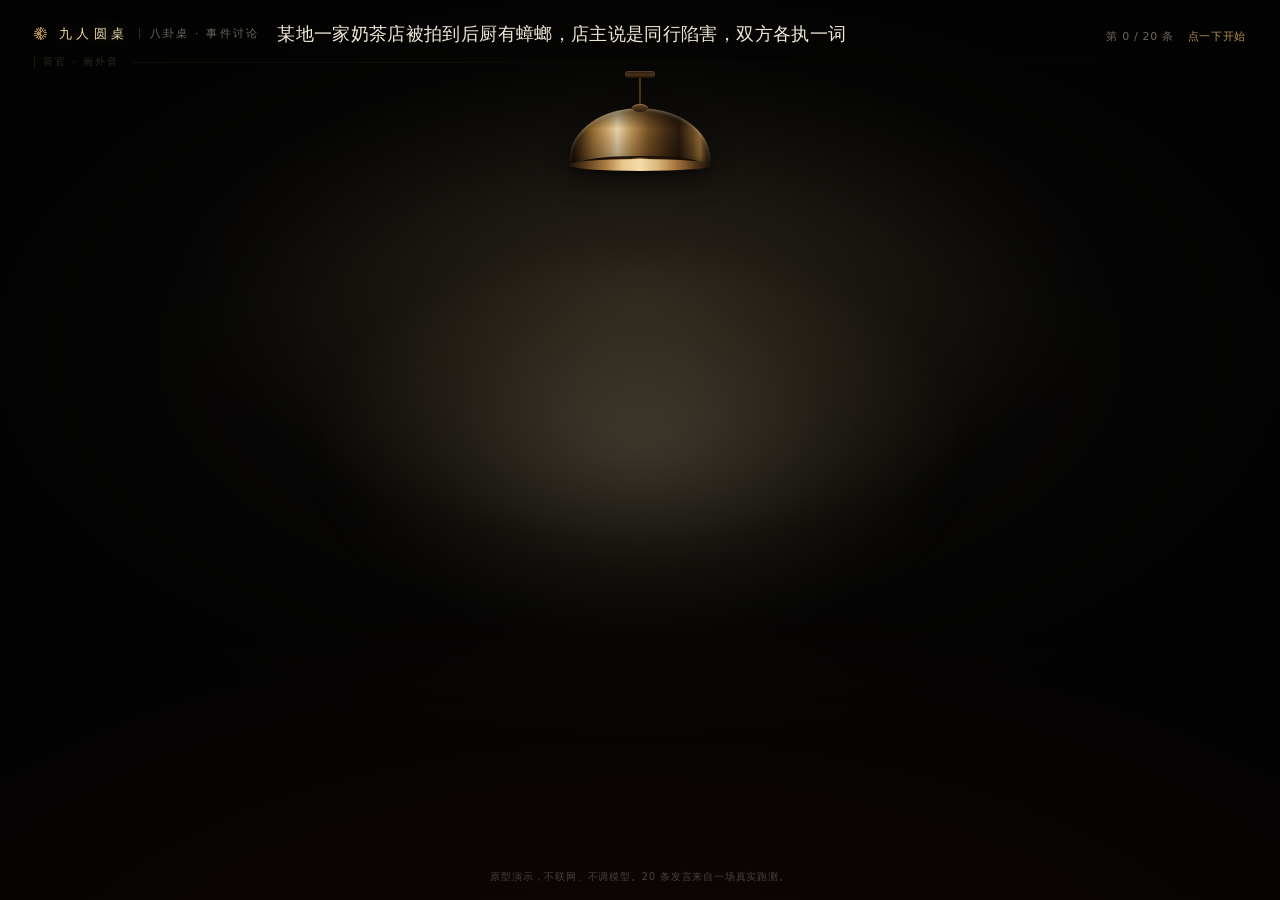
<file: web-preview/index.html>
<!DOCTYPE html>
<html lang="zh-CN">
<head>
<meta charset="utf-8">
<title>九人圆桌 · 赌桌原型</title>
<link rel="stylesheet" href="style.css">
</head>
<body data-face="yang">
<div class="stage" id="stage">

  <!-- 顶栏：牌桌名 + 这一局的议题 + 进度 -->
  <header class="topbar">
    <div class="brand">
      <span class="mark">九人圆桌</span>
      <span class="divider"></span>
      <span class="table-name" id="tableName"></span>
    </div>
    <h1 class="topic" id="topic"></h1>
    <div class="counter">
      <span id="counter"></span>
      <span class="hint" id="hint">点一下开始</span>
    </div>
  </header>

  <!-- 荷官说话时这行亮起来（他不在桌上坐） -->
  <div class="voiceover" id="voiceover">
    <span class="vo-label">荷官 · 画外音</span>
    <span class="vo-line"></span>
  </div>

  <main class="floor">
    <!-- 桌子正上方那盏灯：天花线盒 → 吊线 → 黄铜罩（罩口一圈亮边、罩内暗、灯芯亮） -->
    <div class="lamp" aria-hidden="true">
      <span class="rose"></span>
      <span class="cord"></span>
      <span class="shade">
        <span class="throat"></span>
        <span class="mouth"></span>
        <span class="bulb"></span>
      </span>
      <span class="halo"></span>
    </div>

    <!-- 绿绒赌桌：金边、绒面、中央底池 -->
    <div class="table" id="table">
      <div class="rail"></div>
      <div class="felt"></div>
      <div class="bet-line"></div>
      <div class="pot">
        <div class="pot-chips" id="potChips"></div>
        <div class="plaque">
          <div class="inscription">
            <span id="platePhase">开局</span>
            <b class="seal" id="plateSeal">壹</b>
          </div>
          <small id="plateCount">八人围坐</small>
        </div>
      </div>
      <div class="dealer" id="dealer">
        <span class="shoe"></span>
        <b>荷官</b>
      </div>
    </div>

    <div class="seats" id="seats"></div>
    <svg class="replies" id="replies"></svg>
  </main>

  <!-- 发言卡片：像一张甩到桌边的牌 -->
  <section class="speech" id="speech">
    <div class="speech-head">
      <span class="who" id="who"></span>
      <span class="face-chip" id="faceChip"></span>
      <span class="intent-chip" id="intentChip"></span>
      <span class="reply-chip" id="replyChip"></span>
      <span class="wave" id="wave"><i></i><i></i><i></i><i></i><i></i></span>
    </div>
    <div class="speech-body" id="body"></div>
    <div class="speech-foot">
      <span class="legend"><b class="c-solid">我确定</b><b class="c-heard">我听说</b><b class="c-guess">我猜</b></span>
      <span class="keys">点一下 / 空格 = 下一条 &nbsp;·&nbsp; ← = 回看</span>
    </div>
  </section>

  <p class="notice">原型演示，不联网、不调模型。20 条发言来自一场真实跑测。</p>
</div>

<script src="data.js"></script>
<script src="stage.js"></script>
</body>
</html>
</file>
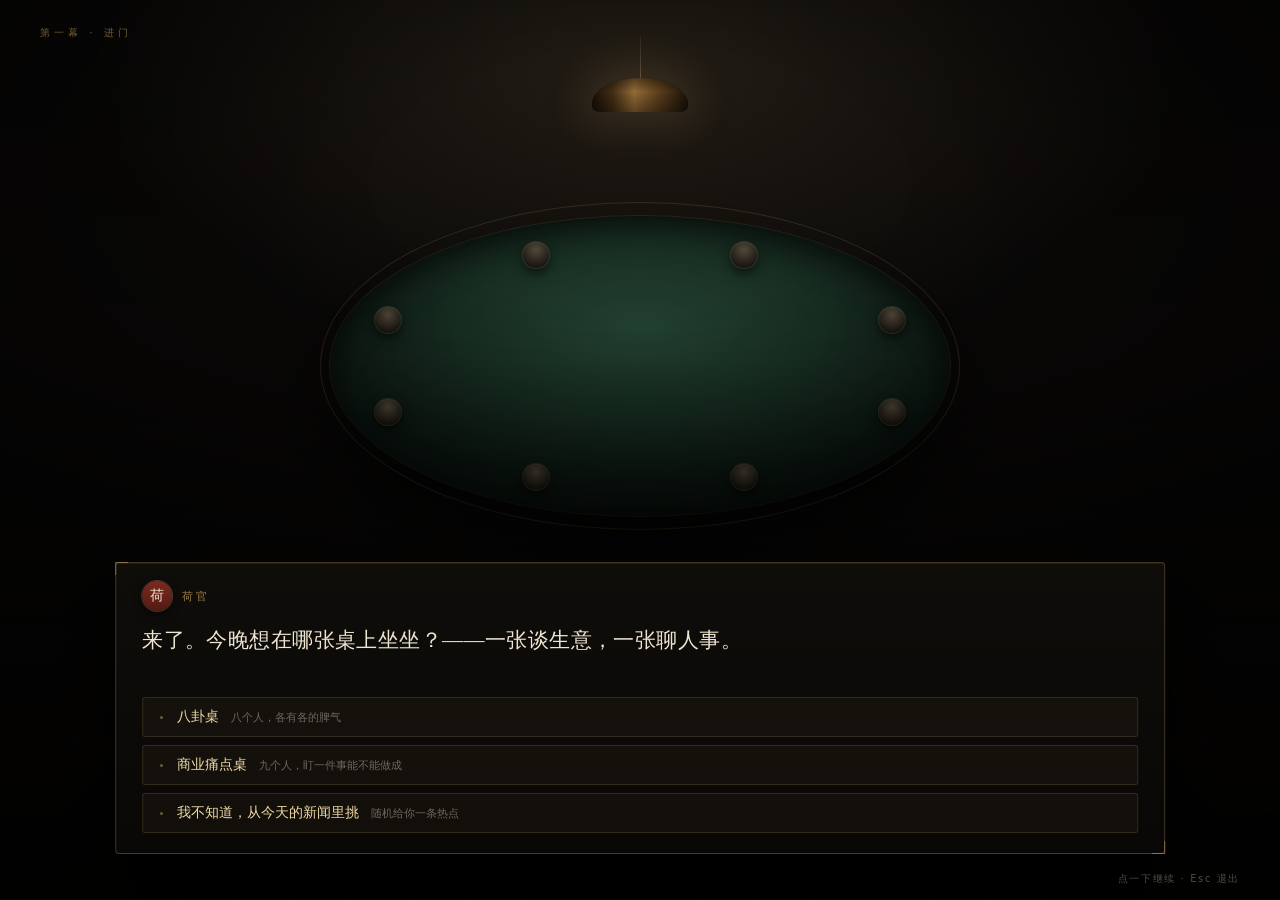
<file: web-preview/lobby-a.html>
<!DOCTYPE html>
<html lang="zh-CN">
<head>
<meta charset="utf-8">
<title>九人圆桌 · 大厅 A · 进门</title>
<link rel="stylesheet" href="style.css">
<link rel="stylesheet" href="lobby-a.css">
</head>
<body data-face="yang">
<div class="room">

  <p class="act">第一幕 · 进门</p>

  <!-- 场景：地板、一张暗着的桌子、八个座位的影子 -->
  <div class="scene" aria-hidden="true">
    <div class="floor-plane"></div>
    <div class="far-lamp"><span class="fl-cord"></span><span class="fl-shade"></span></div>
    <div class="far-table">
      <span class="ft-felt"></span>
      <span class="ft-ring"></span>
      <span class="ft-seats" id="ftSeats"></span>
    </div>
    <div class="fog"></div>
  </div>

  <!-- 底部对话框：就像 RPG 里那样，一句一句往下走 -->
  <div class="dialog">
    <div class="who">
      <span class="who-face">荷</span>
      <span class="who-name" id="whoName">荷官</span>
    </div>
    <p class="say" id="say"></p>

    <div class="choices" id="choices"></div>

    <div class="write" id="writeBox" hidden>
      <input id="topicInput" type="text" spellcheck="false"
             placeholder="例：某小区物业把业主的固定车位转租给了外面的人">
      <button class="ok" id="okBtn" type="button">就聊这个</button>
    </div>
  </div>

  <p class="skip" id="skip">点一下继续 · Esc 退出</p>
</div>
<script src="lobby-a.js"></script>
</body>
</html>
</file>
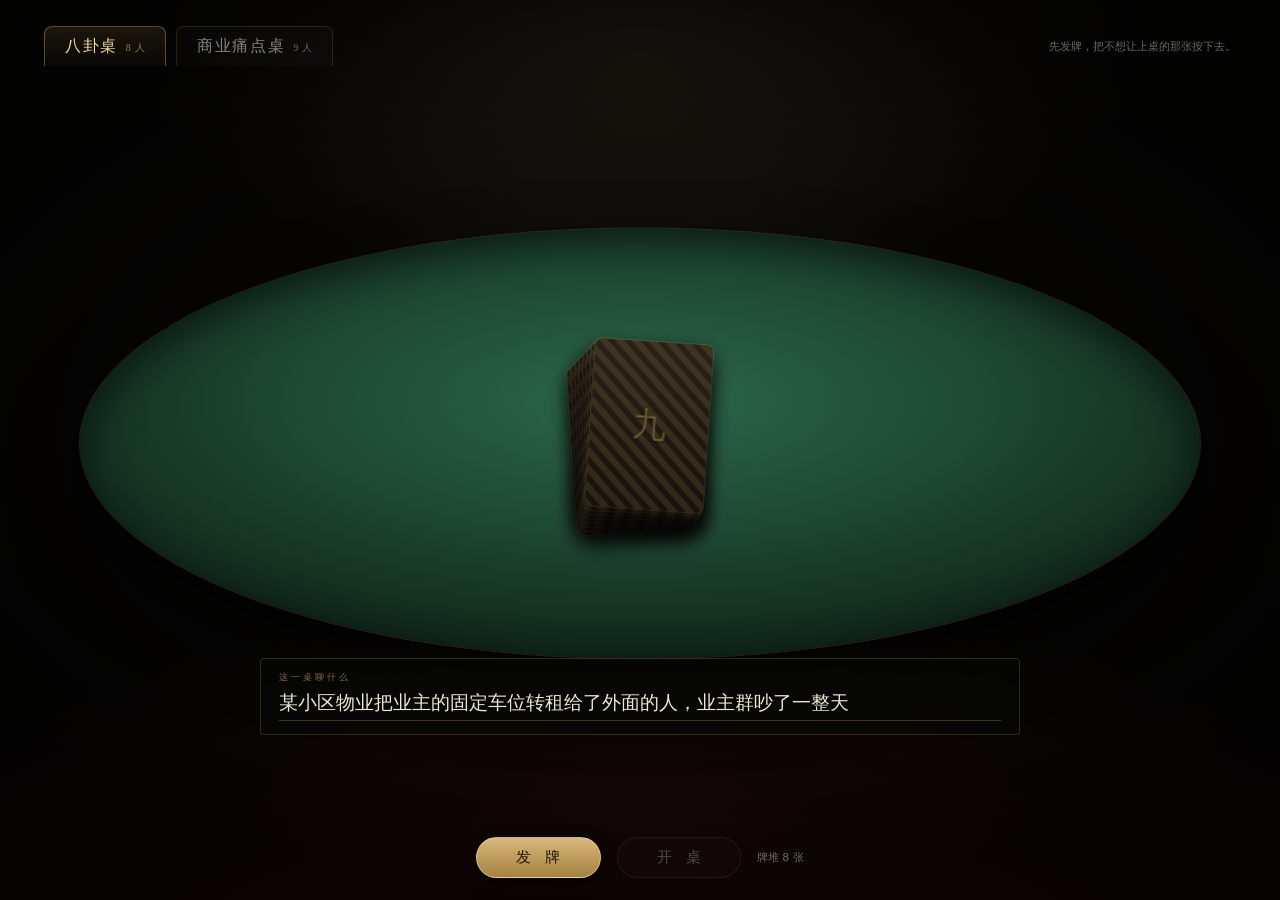
<file: web-preview/lobby-b.html>
<!DOCTYPE html>
<html lang="zh-CN">
<head>
<meta charset="utf-8">
<title>九人圆桌 · 大厅 B · 发牌</title>
<link rel="stylesheet" href="style.css">
<link rel="stylesheet" href="lobby-b.css">
</head>
<body data-face="yang">
<div class="hall">

  <header class="hall-top">
    <p class="tabs">
      <button class="tab is-on" data-mode="event" type="button">八卦桌 <small>8 人</small></button>
      <button class="tab" data-mode="business" type="button">商业痛点桌 <small>9 人</small></button>
    </p>
    <p class="hall-hint" id="hallHint">先发牌，把不想让上桌的那张按下去。</p>
  </header>

  <!-- 桌面：牌在这里摊开 -->
  <main class="deck-area">
    <div class="deck" id="deck"></div>

    <div class="slip">
      <label class="slip-label" for="slipInput">这一桌聊什么</label>
      <input id="slipInput" type="text" spellcheck="false"
             value="某小区物业把业主的固定车位转租给了外面的人，业主群吵了一整天">
    </div>
  </main>

  <footer class="hall-foot">
    <button class="deal" id="dealBtn" type="button">发 牌</button>
    <button class="open" id="openBtn" type="button" disabled>开 桌</button>
    <p class="foot-note" id="footNote">桌上 0 张</p>
  </footer>
</div>
<script src="lobby-b.js"></script>
</body>
</html>
</file>
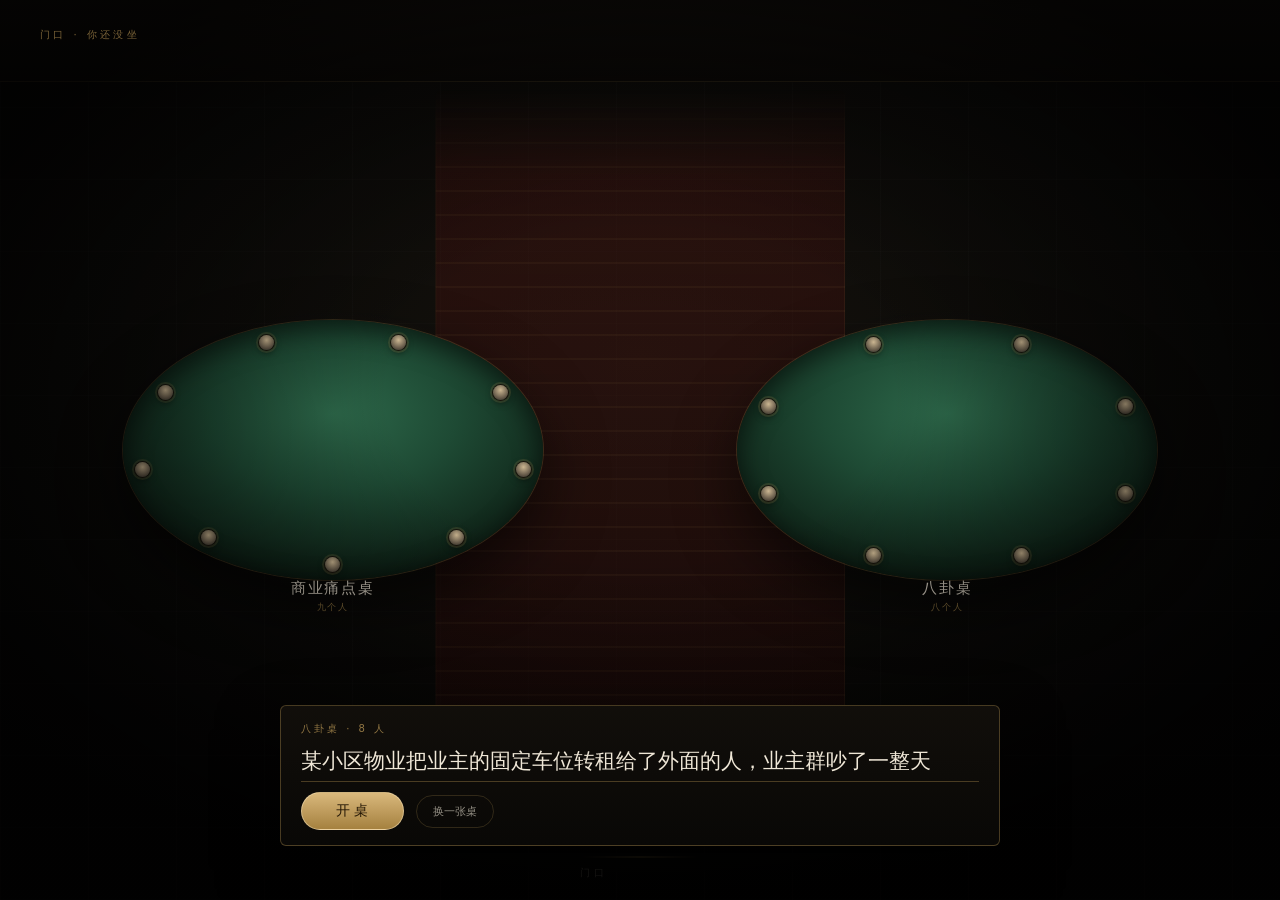
<file: web-preview/lobby-c.html>
<!DOCTYPE html>
<html lang="zh-CN">
<head>
<meta charset="utf-8">
<title>九人圆桌 · 大厅 C · 俯视房间</title>
<link rel="stylesheet" href="style.css">
<link rel="stylesheet" href="lobby-c.css">
</head>
<body data-face="yang">
<div class="plan">

  <p class="plan-title">门口 · 你还没坐</p>

  <!-- 俯视的房间：两张桌，一条地毯，门口在下面 -->
  <div class="plan-room" id="room">
    <div class="carpet"></div>

    <button class="tbl" data-mode="business" data-name="商业痛点桌" data-count="9" type="button">
      <span class="tbl-felt"></span><span class="tbl-core"></span>
      <span class="tbl-seats"></span>
      <span class="tbl-plate">商业痛点桌<small>九个人</small></span>
    </button>

    <button class="tbl" data-mode="event" data-name="八卦桌" data-count="8" type="button">
      <span class="tbl-felt"></span><span class="tbl-core"></span>
      <span class="tbl-seats"></span>
      <span class="tbl-plate">八卦桌<small>八个人</small></span>
    </button>

    <p class="door">门口</p>
  </div>

  <!-- 坐下之后才出现的单据 -->
  <div class="note" id="note" hidden>
    <p class="note-who" id="noteWho">八卦桌 · 8 人</p>
    <input id="noteInput" type="text" spellcheck="false"
           value="某小区物业把业主的固定车位转租给了外面的人，业主群吵了一整天">
    <div class="note-row">
      <button class="start" id="startBtn" type="button">开桌</button>
      <button class="back" id="backBtn" type="button">换一张桌</button>
    </div>
  </div>
</div>
<script src="lobby-c.js"></script>
</body>
</html>
</file>
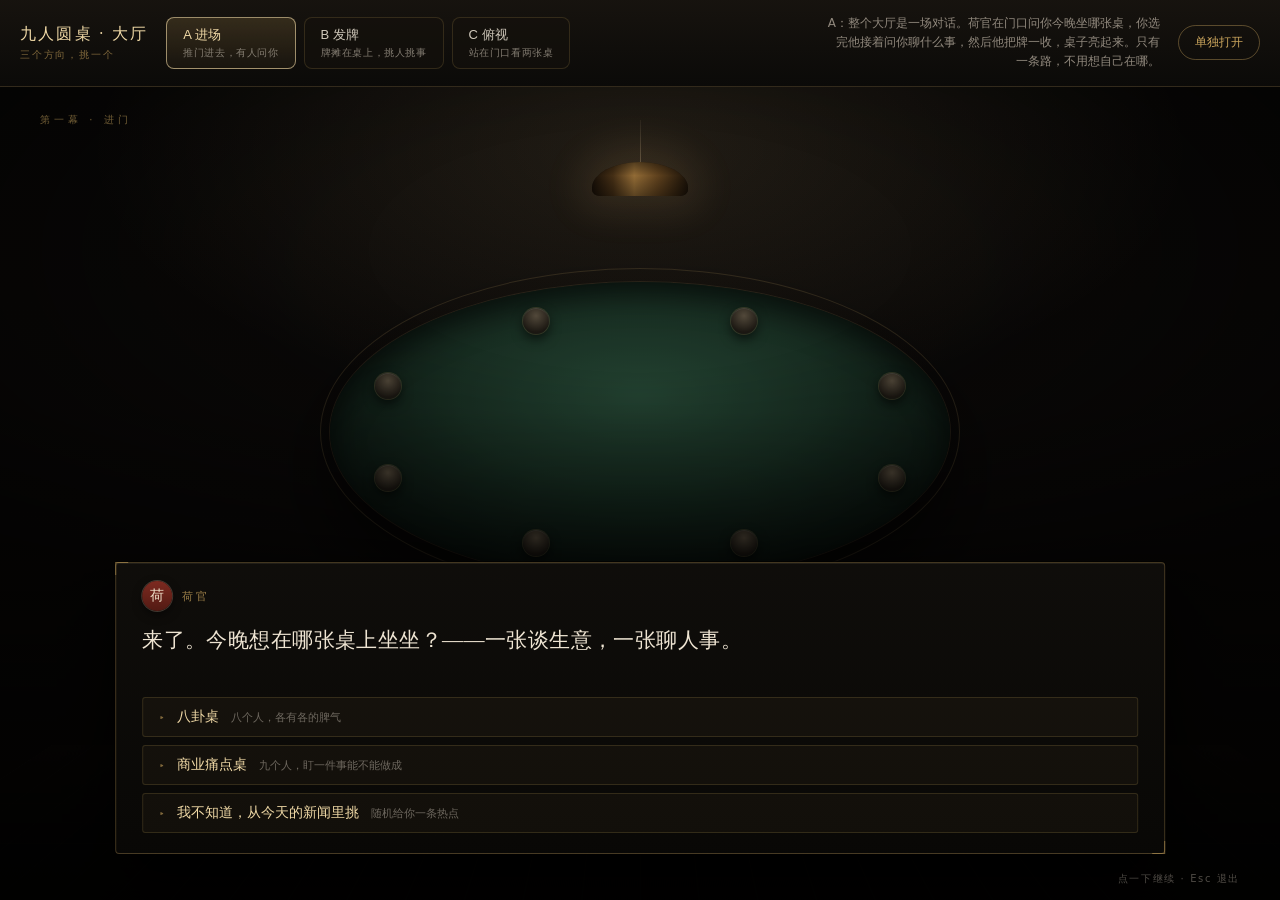
<file: web-preview/lobby-options.html>
<!doctype html>
<html lang="zh-CN">
<head>
<meta charset="utf-8" />
<title>三个大厅方案 · 挑一个</title>
<style>
  :root {
    --bg: #0b0a08;
    --ink: #efe7d7;
    --ink-dim: #9e9689;
    --gold: #c9a45c;
    --gold-hi: #f0d9a6;
  }
  * { box-sizing: border-box; margin: 0; padding: 0; }
  html, body { height: 100%; }
  body {
    display: flex;
    flex-direction: column;
    background: var(--bg);
    color: var(--ink);
    font-family: "PingFang SC", "Microsoft YaHei", system-ui, sans-serif;
    overflow: hidden;
  }
  header {
    display: flex;
    align-items: center;
    gap: 18px;
    padding: 14px 20px;
    border-bottom: 1px solid rgba(201, 164, 92, 0.16);
    background: linear-gradient(180deg, rgba(24, 20, 15, 0.9), rgba(11, 10, 8, 0.9));
  }
  .brand {
    font-family: "Songti SC", "SimSun", serif;
    font-size: 16px;
    letter-spacing: 0.14em;
    color: var(--gold-hi);
    white-space: nowrap;
  }
  .brand small {
    display: block;
    font-family: "PingFang SC", "Microsoft YaHei", sans-serif;
    font-size: 10px;
    letter-spacing: 0.18em;
    color: rgba(201, 164, 92, 0.6);
    margin-top: 3px;
  }
  .tabs { display: flex; gap: 8px; }
  .tab {
    display: flex;
    flex-direction: column;
    gap: 2px;
    padding: 8px 16px;
    border: 1px solid rgba(201, 164, 92, 0.18);
    border-radius: 8px;
    background: rgba(20, 17, 13, 0.6);
    color: var(--ink-dim);
    font-size: 13px;
    cursor: pointer;
    transition: all 180ms ease;
    text-align: left;
  }
  .tab b { font-weight: 500; color: rgba(239, 231, 215, 0.86); }
  .tab span { font-size: 10px; letter-spacing: 0.06em; color: rgba(158, 150, 137, 0.8); }
  .tab:hover { border-color: rgba(201, 164, 92, 0.4); }
  .tab.on {
    border-color: rgba(240, 217, 166, 0.6);
    background: linear-gradient(180deg, rgba(201, 164, 92, 0.18), rgba(201, 164, 92, 0.06));
    color: var(--gold-hi);
  }
  .tab.on b { color: var(--gold-hi); }
  .grow { flex: 1; }
  .meta {
    font-size: 12px;
    color: rgba(158, 150, 137, 0.9);
    text-align: right;
    max-width: 44ch;
    line-height: 1.6;
  }
  .open {
    padding: 8px 16px;
    border: 1px solid rgba(201, 164, 92, 0.4);
    border-radius: 999px;
    background: transparent;
    color: var(--gold);
    font-size: 12px;
    cursor: pointer;
    white-space: nowrap;
  }
  .open:hover { border-color: var(--gold-hi); color: var(--gold-hi); }
  main { flex: 1; position: relative; background: #08070a; }
  iframe { width: 100%; height: 100%; border: 0; display: block; }
</style>
</head>
<body>
  <header>
    <div class="brand">九人圆桌 · 大厅<small>三个方向，挑一个</small></div>
    <div class="tabs" id="tabs">
      <button class="tab" data-src="lobby-a.html" type="button">
        <b>A 进场</b><span>推门进去，有人问你</span>
      </button>
      <button class="tab" data-src="lobby-b.html" type="button">
        <b>B 发牌</b><span>牌摊在桌上，挑人挑事</span>
      </button>
      <button class="tab" data-src="lobby-c.html" type="button">
        <b>C 俯视</b><span>站在门口看两张桌</span>
      </button>
    </div>
    <div class="grow"></div>
    <p class="meta" id="meta"></p>
    <button class="open" id="openBtn" type="button">单独打开</button>
  </header>
  <main><iframe id="frame" title="大厅方案预览"></iframe></main>

<script>
const META = {
  'lobby-a.html': 'A：整个大厅是一场对话。荷官在门口问你今晚坐哪张桌，你选完他接着问你聊什么事，然后他把牌一收，桌子亮起来。只有一条路，不用想自己在哪。',
  'lobby-b.html': 'B：一进门牌已经摊在桌上了，八张牌就是八个人，点一下翻过去谁就不上桌；话题写在桌边那张单子上，底下按开局。所有东西都在台面上，看得见摸得着。',
  'lobby-c.html': 'C：站在门口俯视整间屋。两张桌并排，点哪张就走过去、推近，八个座位的名字浮出来，然后写议题。空间感最强，但要点的地方多。',
};

const frame = document.getElementById('frame');
const meta = document.getElementById('meta');
const openBtn = document.getElementById('openBtn');
let current = 'lobby-a.html';

function pick(src, btn) {
  current = src;
  frame.src = src;
  meta.textContent = META[src] || '';
  document.querySelectorAll('.tab').forEach((t) => t.classList.toggle('on', t === btn));
}

document.querySelectorAll('.tab').forEach((btn, i) => {
  btn.addEventListener('click', () => pick(btn.dataset.src, btn));
  if (i === 0) pick(btn.dataset.src, btn);
});

openBtn.addEventListener('click', () => window.open(current, '_blank'));
</script>
</body>
</html>
</file>
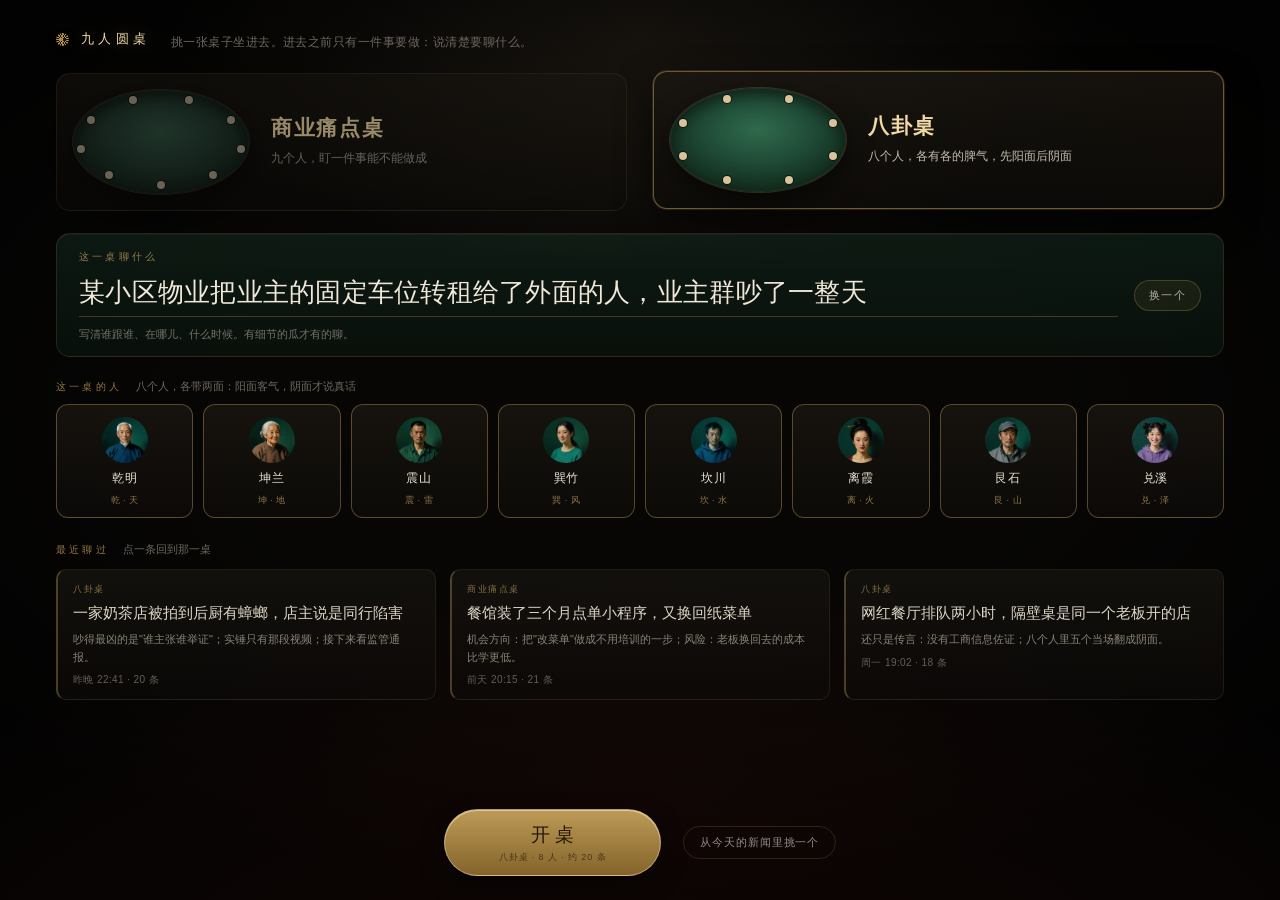
<file: web-preview/lobby.html>
<!DOCTYPE html>
<html lang="zh-CN">
<head>
<meta charset="utf-8">
<title>九人圆桌 · 大厅</title>
<link rel="stylesheet" href="style.css">
<link rel="stylesheet" href="lobby.css">
</head>
<body data-face="yang">
<div class="lobby">

  <header class="lobby-top">
    <div class="brand"><span class="mark">九人圆桌</span></div>
    <p class="lobby-say">挑一张桌子坐进去。进去之前只有一件事要做：说清楚要聊什么。</p>
  </header>

  <!-- 两张桌子：选一张 -->
  <section class="rooms" aria-label="选桌">
    <button class="room" data-mode="business" type="button">
      <span class="room-felt"><span class="room-seats" data-seats="9"></span></span>
      <span class="room-head">
        <b class="room-name">商业痛点桌</b>
        <span class="room-sub">九个人，盯一件事能不能做成</span>
      </span>
    </button>

    <button class="room is-on" data-mode="event" type="button">
      <span class="room-felt"><span class="room-seats" data-seats="8"></span></span>
      <span class="room-head">
        <b class="room-name">八卦桌</b>
        <span class="room-sub">八个人，各有各的脾气，先阳面后阴面</span>
      </span>
    </button>
  </section>

  <!-- 议题：像写在一张牌上 -->
  <section class="composer">
    <label class="composer-label" for="topicInput">这一桌聊什么</label>
    <div class="composer-line">
      <input id="topicInput" class="topic-input" type="text" spellcheck="false"
             value="某小区物业把业主的固定车位转租给了外面的人，业主群吵了一整天">
      <button class="dice" id="diceBtn" type="button" title="换一个例子">换一个</button>
    </div>
    <p class="composer-hint" id="composerHint">写得越具体，桌上越有的聊。带上时间、地点、谁跟谁吵。</p>
  </section>

  <!-- 这一桌的人 -->
  <section class="table-seats">
    <div class="seats-head">
      <span class="seats-title">这一桌的人</span>
      <span class="seats-note" id="seatsNote">八个人，各带两面</span>
    </div>
    <div class="seat-strip" id="seatStrip"></div>
  </section>

  <!-- 最近聊过的几桌：让大厅有"来过"的痕迹，也是回到上一桌的入口 -->
  <section class="recent">
    <div class="seats-head">
      <span class="seats-title">最近聊过</span>
      <span class="seats-note">点一条回到那一桌</span>
    </div>
    <div class="rec-strip">
      <button class="rec" type="button">
        <span class="rec-tag">八卦桌</span>
        <b class="rec-topic">一家奶茶店被拍到后厨有蟑螂，店主说是同行陷害</b>
        <span class="rec-line">吵得最凶的是"谁主张谁举证"；实锤只有那段视频；接下来看监管通报。</span>
        <span class="rec-when">昨晚 22:41 · 20 条</span>
      </button>
      <button class="rec" type="button">
        <span class="rec-tag">商业痛点桌</span>
        <b class="rec-topic">餐馆装了三个月点单小程序，又换回纸菜单</b>
        <span class="rec-line">机会方向：把"改菜单"做成不用培训的一步；风险：老板换回去的成本比学更低。</span>
        <span class="rec-when">前天 20:15 · 21 条</span>
      </button>
      <button class="rec" type="button">
        <span class="rec-tag">八卦桌</span>
        <b class="rec-topic">网红餐厅排队两小时，隔壁桌是同一个老板开的店</b>
        <span class="rec-line">还只是传言：没有工商信息佐证；八个人里五个当场翻成阴面。</span>
        <span class="rec-when">周一 19:02 · 18 条</span>
      </button>
    </div>
  </section>

  <footer class="lobby-foot">
    <button class="start" id="startBtn" type="button">
      <span class="start-main">开桌</span>
      <span class="start-sub" id="startSub">八卦桌 · 8 人 · 约 20 条</span>
    </button>
    <button class="ghost" id="hotspotBtn" type="button">从今天的新闻里挑一个</button>
  </footer>
</div>

<script src="lobby.js"></script>
</body>
</html>
</file>
<file: web-preview/style.css>
/* 赌桌版原型样式。
   设计原则：少即是贵——只用一个金色做点缀，其余靠层次和留白；边框一律细线，不用粗描边。
   每个关键效果后面标了「Qt 落地」，定稿后能照搬回 PySide6。 */

:root {
  --ink: #efe7d7;
  --ink-dim: #9e9689;
  --ink-faint: #6d675e;
  --gold: #c9a45c;
  --gold-hi: #f0d9a6;
  --warm: 255, 198, 122;
  --cool: 126, 172, 214;
  --face: var(--warm);
}

* { box-sizing: border-box; }

html, body {
  height: 100%;
  margin: 0;
  background: #070605;
  color: var(--ink);
  font-family: "Microsoft YaHei", "PingFang SC", "Noto Sans SC", system-ui, sans-serif;
  overflow: hidden;
  -webkit-font-smoothing: antialiased;
}

/* 房间：极暗，桌子正上方一盏灯，地面一点暗红。 */
.stage {
  position: relative;
  height: 100%;
  display: grid;
  grid-template-rows: auto auto 1fr auto auto;
  padding: 22px 34px 16px;
  background:
    radial-gradient(54% 40% at 50% 33%, rgba(255, 216, 156, 0.14), transparent 68%),
    radial-gradient(120% 86% at 50% 118%, rgba(84, 24, 18, 0.5), transparent 60%),
    #070605;
}
.stage::after {
  content: "";
  position: absolute;
  inset: 0;
  pointer-events: none;
  background: radial-gradient(56% 44% at 50% 39%, transparent 44%, rgba(0, 0, 0, 0.6) 100%);
}

/* ── 顶栏 ───────────────────────────────────────────── */
.topbar {
  position: relative;
  z-index: 4;
  display: grid;
  grid-template-columns: auto 1fr auto;
  align-items: baseline;
  gap: 18px;
}
.brand { display: flex; align-items: center; gap: 10px; white-space: nowrap; }
/* 品牌标记做成一枚筹码的样子，比纯文字有做工感 */
.brand::before {
  content: "";
  width: 13px;
  height: 13px;
  border-radius: 50%;
  background:
    repeating-conic-gradient(from 0deg,
      rgba(201, 164, 92, 0.85) 0deg 12deg,
      rgba(30, 22, 13, 0.9) 12deg 24deg);
  box-shadow: 0 0 0 1px rgba(0, 0, 0, 0.6), 0 2px 6px rgba(0, 0, 0, 0.5);
  margin-right: 2px;
}
.mark {
  font-family: "Songti SC", "SimSun", serif;
  font-size: 13px;
  letter-spacing: 0.34em;
  color: var(--gold-hi);
  text-shadow: 0 0 18px rgba(240, 217, 166, 0.3);
}
.divider { width: 1px; height: 11px; background: rgba(255, 255, 255, 0.16); }
.table-name { font-size: 11px; color: var(--ink-faint); letter-spacing: 0.2em; }

.topic {
  margin: 0;
  font-family: "Songti SC", "SimSun", "Noto Serif SC", serif;
  font-size: 18px;
  font-weight: 400;
  letter-spacing: 0.02em;
  color: #f2e9d8;
  overflow: hidden;
  text-overflow: ellipsis;
  white-space: nowrap;
}
.counter {
  display: flex;
  align-items: baseline;
  gap: 14px;
  font-size: 11px;
  color: var(--ink-faint);
  white-space: nowrap;
  letter-spacing: 0.06em;
  font-variant-numeric: tabular-nums;
}
.hint { color: rgba(201, 164, 92, 0.9); }

/* ── 荷官画外音 ─────────────────────────────────────── */
.voiceover {
  position: relative;
  z-index: 4;
  display: flex;
  align-items: center;
  gap: 12px;
  padding: 9px 0 2px;
  opacity: 0.22;
  transition: opacity 280ms ease;
}
.voiceover.active { opacity: 1; }
.vo-label {
  font-size: 10px;
  letter-spacing: 0.2em;
  color: rgba(240, 217, 166, 0.85);
  border-left: 1px solid rgba(201, 164, 92, 0.6);
  padding-left: 8px;
  white-space: nowrap;
}
.vo-line { flex: 1; height: 1px; background: linear-gradient(90deg, rgba(201, 164, 92, 0.34), transparent); }

/* ── 桌面 ───────────────────────────────────────────── */
.floor { position: relative; min-height: 0; z-index: 2; }

/* 吊灯：天花线盒 → 吊线 → 黄铜灯罩（罩口铜边、罩内暗、灯芯亮）→ 落在绒面上的光。
   质感靠三件事：竖向的金属高光带（不是一块平涂的渐变）、罩口那圈椭圆亮边、
   罩里那口"黑洞"（从下往上看灯，看到的是内壁）。 */
.lamp {
  position: absolute;
  left: 50%;
  top: 0;
  transform: translateX(-50%);
  display: flex;
  flex-direction: column;
  align-items: center;
  pointer-events: none;
  z-index: 3; /* 压过桌面，好让灯下的光斑真的落在绒面上 */
}

/* 天花线盒：一小块深铜，别让吊线从空气里长出来 */
.lamp .rose {
  width: 30px;
  height: 7px;
  border-radius: 3px 3px 2px 2px;
  background: linear-gradient(180deg, #241708, #4a3117 55%, #1a1007);
  box-shadow: 0 1px 2px rgba(0, 0, 0, 0.6), inset 0 1px 0 rgba(255, 226, 180, 0.18);
}

.lamp .cord {
  width: 2px;
  height: 30px;
  background: linear-gradient(90deg, #1b1209, #6b4a24 40%, #c79a5c 52%, #513518 72%, #150d06);
}

.lamp .shade {
  position: relative;
  width: 140px;
  height: 62px;
  border-radius: 70px 70px 14px 14px / 50px 50px 11px 11px;
  background:
    linear-gradient(180deg, rgba(0, 0, 0, 0.55) 0%, rgba(0, 0, 0, 0.06) 34%, rgba(0, 0, 0, 0.42) 100%),
    linear-gradient(90deg,
      #170e06 0%, #4a3116 7%, #9c7134 16%, #d9b174 27%, #f6e0b2 34%,
      #c79a58 44%, #7d5626 56%, #4a3016 68%, #2a1a0c 78%,
      #6b4a24 87%, #a97b3f 93%, #2c1b0b 100%);
  box-shadow:
    inset 0 2px 3px rgba(255, 240, 210, 0.30),
    inset 0 -3px 8px rgba(0, 0, 0, 0.55),
    0 10px 26px rgba(0, 0, 0, 0.45);
}

/* 罩顶那个小小的黄铜喉口，线从这里进去 */
.lamp .throat {
  position: absolute;
  left: 50%;
  top: -4px;
  width: 16px;
  height: 8px;
  transform: translateX(-50%);
  border-radius: 50%;
  background: linear-gradient(180deg, #6b4a24, #2a1a0c);
  box-shadow: inset 0 1px 0 rgba(255, 232, 190, 0.28);
}

/* 罩口那圈椭圆铜边：亮铜 + 里侧一条影子 */
.lamp .shade::after {
  content: "";
  position: absolute;
  left: -2px;
  right: -2px;
  bottom: -1px;
  height: 12px;
  border-radius: 50%;
  background: linear-gradient(90deg,
    #1a1008 0%, #5c3d1c 12%, #a97b3f 26%, #e8c78e 38%,
    #f4ddaa 50%, #dcb87c 62%, #a0703a 76%, #4a3016 90%, #170e06 100%);
  box-shadow: 0 2px 6px rgba(0, 0, 0, 0.5);
}

/* 从下往上看到的罩内：黑洞 + 一点反光 */
.lamp .mouth {
  position: absolute;
  left: 12px;
  right: 12px;
  bottom: 1px;
  height: 13px;
  border-radius: 50%;
  background: radial-gradient(closest-side, rgba(255, 196, 120, 0.42), rgba(52, 30, 12, 0.95) 62%, #100904 100%);
}

/* 灯芯：一小团亮，别做成一个大光球 */
.lamp .bulb {
  position: absolute;
  left: 50%;
  bottom: 2px;
  width: 26px;
  height: 11px;
  transform: translateX(-50%);
  border-radius: 50%;
  background: radial-gradient(closest-side, #fffaf0, #ffe0a8 48%, rgba(255, 196, 120, 0.55) 74%, transparent 100%);
  filter: blur(0.6px);
}

/* 灯光落在桌面上的一层暖光：铺满整张桌，像环境光，不做成一个聚光斑 */
.lamp .halo {
  position: absolute;
  left: 50%;
  top: 92px;
  width: 900px;
  height: 560px;
  transform: translate(-50%, 0);
  border-radius: 50%;
  background:
    radial-gradient(closest-side, rgba(255, 228, 176, 0.11), rgba(255, 214, 150, 0.05) 46%, transparent 74%),
    radial-gradient(closest-side, rgba(255, 242, 210, 0.08), transparent 46%);
  filter: blur(18px);
  mix-blend-mode: screen;
}

.table {
  position: absolute;
  left: 50%;
  top: 50%;
  width: 48%;
  height: 56%;
  transform: translate(-50%, -50%) scale(0.92);
  opacity: 0;
  transition: transform 800ms cubic-bezier(.2,.8,.2,1), opacity 800ms ease;
}
.table.in { transform: translate(-50%, -50%) scale(1); opacity: 1; }

/* 桌子压在地面上的影子，让桌子"有厚度" */
.table::after {
  content: "";
  position: absolute;
  left: 50%;
  bottom: -26px;
  width: 92%;
  height: 52px;
  transform: translateX(-50%);
  border-radius: 50%;
  background: radial-gradient(closest-side, rgba(0, 0, 0, 0.72), transparent 72%);
  filter: blur(5px);
  z-index: -1;
}

/* 桌体厚度：桌面底下压着一圈更暗的皮革，像有厚度的实体桌，不是一张纸 */
.table::before {
  content: "";
  position: absolute;
  inset: -6px -6px -12px;
  border-radius: 50%;
  background: radial-gradient(closest-side, #1a0f07 0%, #0d0804 70%, #070403 100%);
  box-shadow:
    inset 0 -10px 18px rgba(0, 0, 0, 0.7),
    inset 0 8px 12px rgba(255, 226, 176, 0.06);
  z-index: -1;
}

/* 桌沿：皮革包边。两道细金线 + 一圈缝线，不做粗描边。 */
.rail {
  position: absolute;
  inset: 0;
  border-radius: 50%;
  background:
    repeating-conic-gradient(from 0deg,
      rgba(255, 255, 255, 0.022) 0deg 6deg,
      rgba(0, 0, 0, 0.03) 6deg 12deg),
    radial-gradient(closest-side, #3a2414, #1d1108 74%, #140b06);
  box-shadow:
    0 0 0 1px rgba(240, 217, 166, 0.45),
    0 0 0 13px #241608,
    0 0 0 14px rgba(201, 164, 92, 0.45),
    0 0 0 17px rgba(0, 0, 0, 0.55),
    0 34px 80px rgba(0, 0, 0, 0.68),
    inset 0 5px 14px rgba(255, 255, 255, 0.07);
}
/* 缝线：一圈虚线，压在桌沿内侧 */
.rail::after {
  content: "";
  position: absolute;
  inset: 6px;
  border-radius: 50%;
  border: 1px dashed rgba(240, 217, 166, 0.16);
}

/* 绿绒：中间亮、边缘沉，叠一层极淡的绒面颗粒，再加一层灯下暖光 */
.felt {
  position: absolute;
  inset: 16px;
  border-radius: 50%;
  background:
    url("data:image/svg+xml;utf8,<svg xmlns='http://www.w3.org/2000/svg' width='120' height='120'><filter id='g'><feTurbulence type='fractalNoise' baseFrequency='0.9' numOctaves='2' stitchTiles='stitch'/></filter><rect width='120' height='120' filter='url(%23g)' opacity='0.5'/></svg>") 0 0 / 120px 120px,
    radial-gradient(58% 52% at 50% 26%, rgba(255, 226, 168, 0.10), transparent 72%),
    radial-gradient(closest-side, #1b6e52 0%, #0d4a34 58%, #07271c 100%);
  background-blend-mode: overlay, screen, normal;
  box-shadow:
    inset 0 0 92px rgba(0, 0, 0, 0.56),
    inset 0 3px 0 rgba(255, 255, 255, 0.08),
    inset 0 -14px 26px rgba(0, 0, 0, 0.34);
}
.felt::after {
  content: "";
  position: absolute;
  inset: 0;
  border-radius: 50%;
  background: radial-gradient(52% 44% at 50% 30%, rgba(255, 255, 255, 0.12), transparent 74%);
}

/* 下注线：一根极淡的细椭圆，不用虚线（虚线像施工图） */
.bet-line {
  position: absolute;
  inset: 13%;
  border-radius: 50%;
  border: 1px solid rgba(240, 217, 166, 0.10);
  box-shadow: inset 0 0 30px rgba(0, 0, 0, 0.14);
}

/* 中央底池：只有筹码堆 + 织进绒面的阶段字 */
.pot {
  position: absolute;
  left: 50%;
  top: 50%;
  transform: translate(-50%, -50%);
  display: flex;
  flex-direction: column;
  align-items: center;
  gap: 8px;
  pointer-events: none;
}
.pot-chips { display: flex; align-items: flex-end; gap: 2px; height: 22px; }
.pot-chips i {
  display: block;
  width: 13px;
  height: 13px;
  border-radius: 50%;
  background: radial-gradient(circle at 36% 30%, #ffeec8, #cf9c42 58%, #7f5712);
  border: 1px solid rgba(0, 0, 0, 0.45);
  box-shadow: 0 3px 5px rgba(0, 0, 0, 0.5), inset 0 0 0 2px rgba(255, 255, 255, 0.2);
  animation: chip-in 340ms cubic-bezier(.2,.9,.2,1);
}
.pot-chips i.cool { background: radial-gradient(circle at 36% 30%, #e6f1ff, #7ea9d6 58%, #2b4d6d); }
@keyframes chip-in {
  from { transform: translateY(-24px) scale(0.7); opacity: 0; }
  to { transform: none; opacity: 1; }
}

/* 桌面正中：竖排的题款 + 一枚小印，像织在绒面里的落款，不做招牌。
   背后只垫一层很淡的暗影把字托出来，不画框——画框就又回到"赌场招牌"那味了。 */
.pot::before {
  content: "";
  position: absolute;
  left: 50%;
  top: calc(50% - 2px);
  width: 236px;
  height: 152px;
  transform: translate(-50%, -50%);
  border-radius: 50%;
  background: radial-gradient(56% 62% at 50% 50%, rgba(0, 0, 0, 0.44), rgba(0, 0, 0, 0.18) 68%, transparent 80%);
  pointer-events: none;
}
.plaque {
  padding: 0;
  background: none;
  border: 0;
  box-shadow: none;
  text-align: center;
  white-space: nowrap;
  display: flex;
  flex-direction: column;
  align-items: center;
  gap: 7px;
}

/* 竖排两个字 + 右侧一方小印：印章落在末字旁边，像题款末尾钤印 */
.inscription {
  display: flex;
  align-items: flex-end;
  gap: 7px;
}
.inscription .seal { margin-bottom: 3px; }

/* 小印章：朱红底、米色字，只有一枚，不抢戏 */
.seal {
  display: block;
  font-family: "Songti SC", "SimSun", serif;
  font-size: 11px;
  font-weight: 400;
  line-height: 1;
  letter-spacing: 0;
  padding: 3px 3px 4px;
  color: #f4e3cd;
  background: linear-gradient(180deg, #8f3125, #6d2119);
  border-radius: 2px;
  box-shadow: 0 2px 6px rgba(0, 0, 0, 0.45), inset 0 0 0 1px rgba(255, 220, 190, 0.28);
}

/* 阶段字：竖排、字距收紧，像题在绒面落款上的小字。
   用实心暖金 + 凹刻阴影（不用 background-clip:text 的渐变填充）：
   一是这类渐变字在部分渲染器上会整行画没，二是搬回 Qt 时实心字最好画。 */
.plaque span {
  display: block;
  writing-mode: vertical-rl;
  font-family: "Songti SC", "SimSun", "Noto Serif SC", serif;
  font-size: 19px;
  line-height: 1;
  letter-spacing: 0.26em;
  color: #eed9a6;
  text-shadow:
    0 1px 0 rgba(0, 0, 0, 0.78),
    0 -1px 0 rgba(255, 242, 214, 0.14),
    0 0 20px rgba(238, 202, 132, 0.24);
}
.plaque small {
  display: block;
  font-size: 9px;
  letter-spacing: 0.26em;
  text-indent: 0.26em;
  color: rgba(236, 228, 210, 0.22);
  text-shadow: 0 1px 1px rgba(0, 0, 0, 0.5);
}

/* 万一哪一版渲染器不支持文字渐变裁切，退回实心金色，别让字直接消失 */
@supports not ((-webkit-background-clip: text) or (background-clip: text)) {
  .plaque span { color: #e6c88e; }
}

/* 荷官：桌子对面上沿一只牌靴 */
.dealer {
  position: absolute;
  left: 50%;
  top: -24px;
  transform: translateX(-50%);
  display: flex;
  flex-direction: column;
  align-items: center;
  gap: 5px;
  opacity: 0.62;
  transition: opacity 320ms ease, transform 320ms ease;
}
.dealer.active { opacity: 1; transform: translateX(-50%) translateY(-3px); }
.dealer .shoe {
  position: relative;
  width: 30px;
  height: 20px;
  border-radius: 2px 6px 3px 3px;
  background: linear-gradient(168deg, #7a2222, #3a0f0e 70%);
  border: 1px solid rgba(201, 164, 92, 0.4);
  box-shadow: 0 5px 12px rgba(0, 0, 0, 0.6), inset 0 1px 0 rgba(255, 255, 255, 0.16);
  clip-path: polygon(0 0, 100% 14%, 100% 100%, 0 100%);
}
.dealer b {
  font-size: 9px;
  letter-spacing: 0.22em;
  color: rgba(201, 164, 92, 0.75);
  font-weight: 400;
}

/* ── 席位 ───────────────────────────────────────────── */
.seats { position: absolute; inset: 0; }

.seat {
  position: absolute;
  width: 92px;
  margin: -46px 0 0 -46px;
  display: flex;
  flex-direction: column;
  align-items: center;
  gap: 5px;
  opacity: 0;
  transform: translateY(10px) scale(0.96);
  transition: opacity 440ms ease, transform 440ms ease, filter 540ms ease;
}
.seat.in { opacity: 1; transform: none; }
.seat.dim { filter: brightness(0.42) saturate(0.55); }
/* 近桌那两个人：名字挂到头顶（底下被发言面板挡着），影子也跟着挪到头顶 */
.seat.bottom { flex-direction: column-reverse; }
.seat.bottom::before { bottom: auto; top: -16px; }

/* 每个人在桌面上落一点影子，人才像"站在那儿"而不是浮着。
   用 ::before 而不是 ::after，这样它天然排在头像下面，不会被压到别处去。 */
.seat::before {
  content: "";
  position: absolute;
  left: 50%;
  bottom: -14px;
  width: 74px;
  height: 16px;
  transform: translateX(-50%);
  border-radius: 50%;
  background: radial-gradient(closest-side, rgba(0, 0, 0, 0.5), transparent 72%);
  pointer-events: none;
}

/* 头像包成一枚筹码：外圈是筹码压纹边，内圈是牌桌的暗色。
   Qt 落地：画一个圆形 QLabel 背景（repeating-conic-gradient 换成 QConicalGradient 分段）。 */
.seat-face {
  position: relative;
  width: 56px;
  height: 56px;
  border-radius: 50%;
  isolation: isolate;
}
.seat-face::before {
  content: "";
  position: absolute;
  inset: -7px;
  border-radius: 50%;
  background: repeating-conic-gradient(from 0deg,
    rgba(201, 164, 92, 0.9) 0deg 7deg,
    rgba(26, 18, 11, 0.95) 7deg 14deg);
  box-shadow: 0 0 0 2px rgba(0, 0, 0, 0.6), 0 9px 20px rgba(0, 0, 0, 0.55);
  transition: background 520ms ease, box-shadow 520ms ease;
  z-index: 0;
}
.seat-face::after {
  content: "";
  position: absolute;
  inset: -2px;
  border-radius: 50%;
  background: #0a0a0d;
  z-index: 1;
}
.seat-face img {
  position: relative;
  z-index: 2;
  width: 100%;
  height: 100%;
  border-radius: 50%;
  display: block;
  opacity: 0.9;
  transition: opacity 400ms ease, filter 520ms ease;
}

/* 阳面：暖金筹码边；阴面：冷青筹码边 */
.seat[data-face="yang"] .seat-face::before {
  background: repeating-conic-gradient(from 0deg,
    rgba(255, 198, 122, 0.92) 0deg 7deg,
    rgba(26, 18, 11, 0.95) 7deg 14deg);
  box-shadow: 0 0 0 2px rgba(0, 0, 0, 0.6), 0 0 20px rgba(255, 198, 122, 0.22), 0 9px 20px rgba(0, 0, 0, 0.55);
}
.seat[data-face="yin"] .seat-face::before {
  background: repeating-conic-gradient(from 0deg,
    rgba(126, 172, 214, 0.9) 0deg 7deg,
    rgba(14, 20, 26, 0.95) 7deg 14deg);
  box-shadow: 0 0 0 2px rgba(0, 0, 0, 0.6), 0 0 18px rgba(126, 172, 214, 0.2), 0 9px 20px rgba(0, 0, 0, 0.55);
}
.seat[data-face="yin"] .seat-face img { filter: grayscale(0.3) contrast(1.06); opacity: 0.72; }

.seat.speaking .seat-face::before { transform: scale(1.05); }
.seat.speaking[data-face="yang"] .seat-face::before { box-shadow: 0 0 0 2px rgba(0, 0, 0, 0.6), 0 0 40px rgba(255, 198, 122, 0.55), 0 9px 20px rgba(0, 0, 0, 0.5); }
.seat.speaking[data-face="yin"] .seat-face::before { box-shadow: 0 0 0 2px rgba(0, 0, 0, 0.6), 0 0 38px rgba(126, 172, 214, 0.5), 0 9px 20px rgba(0, 0, 0, 0.5); }
.seat.speaking .seat-face img { opacity: 1; }

/* 筹码摞：三枚硬币，带厚度 */
.chips { display: flex; gap: 3px; margin-top: -1px; opacity: 0.9; transition: opacity 300ms ease, transform 300ms ease; }
.chips i {
  display: block;
  width: 11px;
  height: 11px;
  border-radius: 50%;
  background: radial-gradient(circle at 36% 30%, #ffeec8, #c1873a 60%, #6f4b0f);
  border: 1px solid rgba(0, 0, 0, 0.5);
  box-shadow: 0 2px 0 rgba(0, 0, 0, 0.55), inset 0 0 0 2px rgba(255, 255, 255, 0.18);
}
.chips i:nth-child(2) { background: radial-gradient(circle at 36% 30%, #ffdcdc, #b34a41 60%, #621c18); }
.chips i:nth-child(3) { background: radial-gradient(circle at 36% 30%, #e4f1ff, #5b82ab 60%, #1f3346); }
.seat.speaking .chips { opacity: 1; transform: translateY(-2px); }

/* 名牌：只一行字 + 一道细金线，不做铜牌 */
.seat-name {
  position: relative;
  font-size: 13px;
  letter-spacing: 0.1em;
  color: #f0e5cd;
  padding: 0 2px 5px;
  white-space: nowrap;
  text-shadow: 0 1px 2px rgba(0, 0, 0, 0.8);
}
.seat-name::after {
  content: "";
  position: absolute;
  left: 50%;
  bottom: 0;
  width: 24px;
  height: 1px;
  transform: translateX(-50%);
  background: linear-gradient(90deg, transparent, rgba(201, 164, 92, 0.5), transparent);
}
.seat-duty { font-size: 10px; letter-spacing: 0.02em; color: rgba(158, 150, 137, 0.78); white-space: nowrap; }

/* 暗牌：平时牌背朝上，翻面时翻过来亮出"阴" */
.card {
  position: absolute;
  right: -10px;
  top: 28px;
  width: 24px;
  height: 34px;
  perspective: 400px;
  pointer-events: none;
}
.card-inner {
  position: relative;
  width: 100%;
  height: 100%;
  transform-style: preserve-3d;
  transition: transform 640ms cubic-bezier(.3,.9,.2,1);
}
.card.flipped .card-inner { transform: rotateY(180deg); }
.card-back, .card-front {
  position: absolute;
  inset: 0;
  border-radius: 2px;
  backface-visibility: hidden;
  display: flex;
  align-items: center;
  justify-content: center;
  font-size: 11px;
  border: 1px solid rgba(201, 164, 92, 0.45);
  box-shadow: 0 5px 12px rgba(0, 0, 0, 0.55);
}
.card-back {
  background:
    repeating-linear-gradient(45deg, rgba(255, 255, 255, 0.05) 0 2px, transparent 2px 5px),
    linear-gradient(160deg, #5b2020, #2a0e0e);
  color: rgba(240, 217, 166, 0.7);
}
.card-front {
  transform: rotateY(180deg);
  background: linear-gradient(160deg, #24405a, #0d1824);
  color: #a8cbe8;
}

/* ── 回应连线 ───────────────────────────────────────── */
.replies { position: absolute; inset: 0; width: 100%; height: 100%; pointer-events: none; }
.replies path {
  fill: none;
  stroke: rgba(201, 164, 92, 0.5);
  stroke-width: 1;
  stroke-dasharray: 4 6;
  animation: dash 1100ms linear infinite;
}
.replies path.cool { stroke: rgba(126, 172, 214, 0.5); }
@keyframes dash { to { stroke-dashoffset: -20; } }

/* ── 发言：一张压在桌沿的牌 ─────────────────────────── */
.speech {
  position: relative;
  z-index: 4;
  width: min(1000px, 78%);
  margin: 0 auto;
  padding: 18px 26px 11px;
  border-radius: 4px;
  background: linear-gradient(178deg, rgba(24, 20, 15, 0.96), rgba(13, 11, 8, 0.97));
  border: 1px solid rgba(201, 164, 92, 0.16);
  box-shadow:
    0 26px 60px rgba(0, 0, 0, 0.62),
    0 1px 0 rgba(255, 255, 255, 0.05) inset,
    0 -1px 0 rgba(0, 0, 0, 0.6) inset;
  opacity: 0;
  transform: translateY(12px);
  transition: opacity 340ms ease, transform 340ms ease;
}
.speech.in { opacity: 1; transform: none; }
/* 卡片上沿一线极淡的金，像纸边反光 */
.speech::before {
  content: "";
  position: absolute;
  left: 8%;
  right: 8%;
  top: 0;
  height: 1px;
  background: linear-gradient(90deg, transparent, rgba(240, 217, 166, 0.35), transparent);
}

.speech-head { display: flex; align-items: center; gap: 10px; margin-bottom: 9px; flex-wrap: wrap; }
.who {
  font-family: "Songti SC", "SimSun", serif;
  font-size: 16px;
  letter-spacing: 0.06em;
  color: #f6eedc;
}
.face-chip, .intent-chip, .reply-chip {
  font-size: 10px;
  letter-spacing: 0.14em;
  padding: 2px 0;
  white-space: nowrap;
}
.face-chip { padding: 2px 9px; border-radius: 2px; }
.face-chip[data-face="yang"] { color: #ffd39a; background: rgba(255, 198, 122, 0.12); box-shadow: inset 0 0 0 1px rgba(255, 198, 122, 0.3); }
.face-chip[data-face="yin"]  { color: #a8cbe8; background: rgba(126, 172, 214, 0.12); box-shadow: inset 0 0 0 1px rgba(126, 172, 214, 0.3); }
.intent-chip { color: var(--ink-faint); }
.intent-chip::before { content: "· "; }
.reply-chip { color: rgba(201, 164, 92, 0.95); }
.reply-chip::before { content: "↩ "; }
.reply-chip:empty, .face-chip:empty, .intent-chip:empty { display: none; }

.wave { display: inline-flex; align-items: flex-end; gap: 3px; height: 12px; opacity: 0; transition: opacity 200ms; }
.wave.on { opacity: 1; }
.wave i {
  width: 2px; height: 3px; border-radius: 1px;
  background: rgba(var(--face), 0.9);
  animation: talk 640ms ease-in-out infinite;
}
.wave i:nth-child(2) { animation-delay: 90ms; }
.wave i:nth-child(3) { animation-delay: 180ms; }
.wave i:nth-child(4) { animation-delay: 60ms; }
.wave i:nth-child(5) { animation-delay: 240ms; }
@keyframes talk { 0%, 100% { height: 3px; } 50% { height: 11px; } }

.speech-body {
  font-size: 19px;
  line-height: 1.95;
  letter-spacing: 0.015em;
  color: #eae2d2;
  max-height: 31vh;
  overflow: auto;
  scrollbar-width: thin;
}
.sent { opacity: 0; transform: translateY(4px); transition: opacity 340ms ease, transform 340ms ease; }
.sent.in { opacity: 1; transform: none; }

.c-solid { color: #b7dfc0; font-weight: 600; }
.c-heard { color: #eec989; font-weight: 600; }
.c-guess { color: #b5afa6; font-weight: 600; }

.speech-foot {
  display: flex;
  justify-content: space-between;
  align-items: center;
  gap: 16px;
  margin-top: 9px;
  padding-top: 8px;
  border-top: 1px solid rgba(255, 255, 255, 0.055);
  font-size: 10.5px;
  letter-spacing: 0.04em;
  color: rgba(158, 150, 137, 0.72);
}
.legend b { font-weight: 500; margin-right: 12px; }
.keys { white-space: nowrap; color: rgba(158, 150, 137, 0.6); }

.notice {
  position: relative;
  z-index: 4;
  margin: 9px 0 0;
  text-align: center;
  font-size: 10px;
  letter-spacing: 0.08em;
  color: rgba(158, 150, 137, 0.42);
}

@media (max-width: 1100px) {
  .seat { width: 78px; margin: -39px 0 0 -39px; }
  .seat-face { width: 48px; height: 48px; }
  .speech-body { font-size: 17px; }
  .plaque span { font-size: 15px; }
}

@media (prefers-reduced-motion: reduce) {
  * { animation-duration: 1ms !important; transition-duration: 1ms !important; }
}
</file>
<file: web-preview/lobby-a.css>
/* 方案 A：进门。
   画面先给一个"你刚走进来"的房间——地板、远处一张暗着的桌子、八个人的座位影子，
   然后底部弹出一句话的对话框。选桌、写议题、开桌全部在这一个框里往下走，
   不跳页、不开新窗口。 */

.room {
  position: relative;
  height: 100%;
  overflow: hidden;
  background:
    radial-gradient(60% 44% at 50% 8%, rgba(255, 214, 150, 0.10), transparent 72%),
    linear-gradient(180deg, #080706 0%, #0b0908 52%, #120d09 100%);
}

/* 左上角：这一幕的名字 */
.act {
  position: absolute;
  left: 40px;
  top: 26px;
  margin: 0;
  font-size: 10px;
  letter-spacing: 0.4em;
  color: rgba(201, 164, 92, 0.55);
  z-index: 5;
}

/* ── 场景 ─────────────────────────────────────────── */
.scene { position: absolute; inset: 0; }
.floor-plane {
  position: absolute;
  left: -20%;
  right: -20%;
  bottom: -6%;
  height: 62%;
  background:
    repeating-linear-gradient(90deg, rgba(255, 255, 255, 0.022) 0 1px, transparent 1px 64px),
    repeating-linear-gradient(0deg, rgba(255, 255, 255, 0.018) 0 1px, transparent 1px 52px),
    linear-gradient(180deg, #120d09, #0a0806 62%, #060504);
  transform: perspective(760px) rotateX(52deg);
  transform-origin: 50% 100%;
  opacity: 0.9;
}

/* 远处那张桌子：暗的，等你走近才亮 */
.far-table {
  position: absolute;
  left: 50%;
  top: 24%;
  width: 620px;
  height: 300px;
  transform: translateX(-50%);
  filter: brightness(0.78) saturate(0.85);
}
/* 桌上方吊着一盏暗着的灯：光还没全开，只留一团暖晕 */
.far-lamp {
  position: absolute;
  left: 50%;
  top: 4%;
  width: 96px;
  transform: translateX(-50%);
  display: flex;
  flex-direction: column;
  align-items: center;
  z-index: 1;
}
.far-lamp .fl-cord { width: 1px; height: 42px; background: linear-gradient(180deg, rgba(160, 140, 110, 0.1), rgba(160, 140, 110, 0.4)); }
.far-lamp .fl-shade {
  width: 96px;
  height: 34px;
  border-radius: 48px 48px 8px 8px / 26px 26px 6px 6px;
  background:
    linear-gradient(180deg, rgba(0, 0, 0, 0.5), rgba(0, 0, 0, 0.12) 40%, rgba(0, 0, 0, 0.45)),
    linear-gradient(90deg, #1a1108, #4e3518 22%, #a67a3d 44%, #6d4b22 68%, #1e1409);
  box-shadow: 0 0 40px 12px rgba(255, 196, 120, 0.12);
}
.ft-felt {
  position: absolute;
  inset: 0;
  border-radius: 50%;
  background:
    radial-gradient(62% 62% at 50% 38%, #27553c 0%, #1b3c2a 48%, #11241a 78%, #0a150f 100%);
  box-shadow:
    0 0 0 1px rgba(201, 164, 92, 0.16),
    inset 0 10px 30px rgba(0, 0, 0, 0.6),
    0 40px 70px rgba(0, 0, 0, 0.6);
}
.ft-ring {
  position: absolute;
  inset: -14px -10px;
  border-radius: 50%;
  border: 1px solid rgba(201, 164, 92, 0.22);
}
.ft-seats { position: absolute; inset: 0; }
/* 空椅子：小一点的圆座 + 一圈铜色靠背，不是一坨黑球 */
.ft-seats i {
  position: absolute;
  width: 26px;
  height: 26px;
  margin: -13px 0 0 -13px;
  border-radius: 50%;
  background: radial-gradient(circle at 50% 30%, #6b5d47, #241e16 72%);
  box-shadow:
    0 0 0 1px rgba(201, 164, 92, 0.26),
    0 5px 12px rgba(0, 0, 0, 0.65),
    inset 0 1px 0 rgba(255, 255, 255, 0.1);
}

/* 空气：一层雾，把远处压暗 */
.fog {
  position: absolute;
  inset: 0;
  background:
    radial-gradient(70% 50% at 50% 20%, transparent 30%, rgba(0, 0, 0, 0.55) 100%),
    linear-gradient(180deg, transparent 40%, rgba(0, 0, 0, 0.72) 100%);
  pointer-events: none;
}

/* ── 对话框 ───────────────────────────────────────── */
.dialog {
  position: absolute;
  left: 50%;
  bottom: 46px;
  width: min(1080px, 82vw);
  transform: translateX(-50%);
  padding: 18px 26px 20px;
  z-index: 6;
  background: linear-gradient(180deg, rgba(16, 14, 11, 0.94), rgba(9, 8, 6, 0.96));
  border: 1px solid rgba(201, 164, 92, 0.30);
  border-radius: 4px;
  box-shadow:
    0 0 0 1px rgba(0, 0, 0, 0.7),
    0 26px 60px rgba(0, 0, 0, 0.7),
    inset 0 1px 0 rgba(255, 236, 200, 0.07);
}
/* 对话框四角的小铜角，像装订的相框 */
.dialog::before,
.dialog::after {
  content: "";
  position: absolute;
  width: 12px;
  height: 12px;
  border: 1px solid rgba(201, 164, 92, 0.55);
  pointer-events: none;
}
.dialog::before { left: -1px; top: -1px; border-right: 0; border-bottom: 0; }
.dialog::after { right: -1px; bottom: -1px; border-left: 0; border-top: 0; }

.who { display: flex; align-items: center; gap: 10px; margin-bottom: 12px; }
.who-face {
  display: grid;
  place-items: center;
  width: 30px;
  height: 30px;
  border-radius: 50%;
  font-family: "Songti SC", "SimSun", serif;
  font-size: 14px;
  color: #f3e6cf;
  background: linear-gradient(180deg, #7d2a20, #521a13);
  box-shadow: 0 0 0 1px rgba(255, 220, 190, 0.22), 0 4px 10px rgba(0, 0, 0, 0.5);
}
.who-name { font-size: 11px; letter-spacing: 0.26em; color: rgba(201, 164, 92, 0.75); }

.say {
  margin: 0 0 16px;
  min-height: 58px;
  font-family: "Songti SC", "SimSun", "Noto Serif SC", serif;
  font-size: 21px;
  line-height: 1.62;
  color: #eee4d2;
  letter-spacing: 0.02em;
}
/* 打字机光标 */
.say .caret {
  display: inline-block;
  width: 8px;
  height: 18px;
  margin-left: 2px;
  background: rgba(240, 217, 166, 0.75);
  animation: blink 900ms steps(1) infinite;
  vertical-align: -2px;
}
@keyframes blink { 50% { opacity: 0; } }

.choices { display: flex; flex-direction: column; gap: 8px; }
.choice {
  display: flex;
  align-items: baseline;
  gap: 12px;
  padding: 10px 16px;
  text-align: left;
  font-size: 14px;
  color: rgba(239, 231, 215, 0.9);
  background: rgba(201, 164, 92, 0.05);
  border: 1px solid rgba(201, 164, 92, 0.18);
  border-radius: 3px;
  cursor: pointer;
  transition: background 160ms ease, border-color 160ms ease, transform 160ms ease;
}
.choice:hover {
  background: rgba(201, 164, 92, 0.14);
  border-color: rgba(240, 217, 166, 0.5);
  transform: translateX(3px);
}
.choice b { font-weight: 400; color: var(--gold-hi); }
.choice small { font-size: 11px; color: var(--ink-faint); }
.choice::before {
  content: "▸";
  color: rgba(201, 164, 92, 0.6);
  font-size: 11px;
}

.write { display: flex; gap: 12px; align-items: center; }
.write[hidden] { display: none; }
.write input {
  flex: 1;
  min-width: 0;
  padding: 11px 4px;
  border: 0;
  border-bottom: 1px solid rgba(201, 164, 92, 0.4);
  background: transparent;
  color: var(--ink);
  font-family: "Songti SC", "SimSun", "Noto Serif SC", serif;
  font-size: 20px;
  outline: none;
}
.write input::placeholder { color: rgba(158, 150, 137, 0.45); }
.ok {
  padding: 10px 22px;
  font-size: 13px;
  letter-spacing: 0.12em;
  color: #25180a;
  background: linear-gradient(180deg, #d6b478, #a07c3c);
  border: 1px solid rgba(255, 233, 190, 0.45);
  border-radius: 3px;
  cursor: pointer;
}

.skip {
  position: absolute;
  right: 40px;
  bottom: 14px;
  margin: 0;
  font-size: 10px;
  letter-spacing: 0.16em;
  color: rgba(158, 150, 137, 0.5);
  z-index: 6;
}
</file>
<file: web-preview/lobby-b.css>
/* 方案 B：发牌。
   大厅只有一张桌面，和一副牌。发牌 → 八张脸摊开在绒面上 → 不想要的按下去 → 写议题 → 开桌。
   整个流程只有两个动作（发牌、按下去），比填表单快得多。 */

.hall {
  position: relative;
  height: 100%;
  display: grid;
  grid-template-rows: auto 1fr auto;
  padding: 26px 44px 22px;
  gap: 14px;
  background:
    radial-gradient(56% 40% at 50% 6%, rgba(255, 216, 156, 0.10), transparent 70%),
    radial-gradient(120% 90% at 50% 122%, rgba(80, 22, 17, 0.55), transparent 62%),
    #070605;
}
.hall::after {
  content: "";
  position: absolute;
  inset: 0;
  pointer-events: none;
  background: radial-gradient(62% 52% at 50% 48%, transparent 46%, rgba(0, 0, 0, 0.6) 100%);
}

/* ── 顶：两张牌堆 ─────────────────────────────────── */
.hall-top {
  position: relative;
  z-index: 3;
  display: flex;
  align-items: center;
  justify-content: space-between;
  gap: 20px;
}
.tabs { display: flex; gap: 10px; margin: 0; }
.tab {
  display: flex;
  align-items: baseline;
  gap: 8px;
  padding: 9px 20px;
  font-family: "Songti SC", "SimSun", serif;
  font-size: 16px;
  letter-spacing: 0.1em;
  color: rgba(239, 231, 215, 0.55);
  background: rgba(255, 255, 255, 0.02);
  border: 1px solid rgba(201, 164, 92, 0.16);
  border-bottom: 0;
  border-radius: 8px 8px 0 0;
  cursor: pointer;
  transition: color 160ms ease, background 160ms ease, border-color 160ms ease;
}
.tab small { font-size: 10px; letter-spacing: 0.06em; color: var(--ink-faint); }
.tab:hover { color: rgba(239, 231, 215, 0.8); }
.tab.is-on {
  color: var(--gold-hi);
  background: linear-gradient(180deg, rgba(201, 164, 92, 0.13), rgba(201, 164, 92, 0.03));
  border-color: rgba(201, 164, 92, 0.42);
}
.tab.is-on small { color: rgba(201, 164, 92, 0.72); }
.hall-hint { margin: 0; font-size: 11px; color: var(--ink-faint); }

/* ── 桌面 ─────────────────────────────────────────── */
.deck-area {
  position: relative;
  z-index: 2;
  display: grid;
  place-items: center;
}
.deck-area::before {
  content: "";
  position: absolute;
  left: 50%;
  top: 50%;
  width: min(1120px, 88vw);
  height: 430px;
  transform: translate(-50%, -52%);
  border-radius: 50%;
  background:
    radial-gradient(66% 66% at 50% 40%, #2c6749 0%, #1e4934 46%, #143021 78%, #0c1c13 100%);
  box-shadow:
    0 0 0 1px rgba(201, 164, 92, 0.20),
    inset 0 12px 40px rgba(0, 0, 0, 0.55),
    0 34px 70px rgba(0, 0, 0, 0.6);
}

/* 一副没发的牌：一叠背面朝上 */
.deck {
  position: relative;
  width: 100%;
  height: 340px;
  display: block;
}
.card {
  position: absolute;
  left: 50%;
  top: 46%;
  width: 118px;
  height: 168px;
  margin: -84px 0 0 -59px;
  border-radius: 7px;
  background: linear-gradient(180deg, #f2e7d2, #e2d3b6);
  box-shadow: 0 12px 26px rgba(0, 0, 0, 0.55), 0 0 0 1px rgba(90, 70, 40, 0.35);
  transition: transform 460ms cubic-bezier(.22,.9,.24,1), opacity 300ms ease, box-shadow 300ms ease;
  cursor: pointer;
  overflow: hidden;
  will-change: transform;
}
/* 牌背：没发之前的叠放态 */
.card.back {
  background:
    repeating-linear-gradient(45deg, rgba(201, 164, 92, 0.14) 0 6px, transparent 6px 12px),
    linear-gradient(180deg, #2a2218, #17120c);
  box-shadow: 0 10px 22px rgba(0, 0, 0, 0.55), 0 0 0 1px rgba(201, 164, 92, 0.24);
}
/* 牌背不露脸，只压一个「九」字 */
.card.back .face { opacity: 0; }
.card.back::after {
  content: "九";
  position: absolute;
  inset: 0;
  display: flex;
  align-items: center;
  justify-content: center;
  font-family: "Songti SC", "SimSun", serif;
  font-size: 34px;
  color: rgba(201, 164, 92, 0.45);
  text-shadow: 0 1px 0 rgba(0, 0, 0, 0.6);
}
.card .face {
  display: flex;
  flex-direction: column;
  align-items: center;
  justify-content: center;
  gap: 6px;
  height: 100%;
  padding: 10px 6px;
}
.card img {
  width: 76px;
  height: 76px;
  border-radius: 50%;
  background: radial-gradient(circle at 50% 32%, #2a2419, #14110c 100%);
}
.card .nm {
  font-family: "Songti SC", "SimSun", "Noto Serif SC", serif;
  font-size: 15px;
  letter-spacing: 0.1em;
  color: #2a2015;
}
.card .gua {
  font-size: 10px;
  letter-spacing: 0.14em;
  color: rgba(58, 44, 26, 0.66);
}
/* 牌面右下角一格小印：阳／阴 */
.card .mark {
  position: absolute;
  right: 7px;
  bottom: 7px;
  padding: 2px 5px 3px;
  font-size: 9px;
  letter-spacing: 0.06em;
  color: #f6e8cf;
  background: linear-gradient(180deg, #8f3125, #6d2119);
  border-radius: 2px;
}
/* 被按下去的牌：往下沉、变暗、转过一点 */
.card.down {
  transform: translate(var(--dx), calc(var(--dy) + 64px)) rotate(var(--rot)) scale(0.94) !important;
  opacity: 0.28;
  filter: saturate(0.4);
  box-shadow: 0 4px 12px rgba(0, 0, 0, 0.4);
}

/* 下注单：议题写在绒面上 */
.slip {
  position: absolute;
  left: 50%;
  bottom: 88px;
  width: min(760px, 66vw);
  transform: translateX(-50%);
  display: flex;
  flex-direction: column;
  gap: 6px;
  padding: 12px 18px 13px;
  background: rgba(6, 10, 7, 0.55);
  border: 1px solid rgba(201, 164, 92, 0.22);
  border-radius: 4px;
  backdrop-filter: blur(2px);
}
.slip-label { font-size: 9px; letter-spacing: 0.34em; color: rgba(201, 164, 92, 0.66); }
.slip input {
  border: 0;
  border-bottom: 1px solid rgba(201, 164, 92, 0.3);
  background: transparent;
  color: #efe7d7;
  font-family: "Songti SC", "SimSun", "Noto Serif SC", serif;
  font-size: 19px;
  padding: 2px 0 6px;
  outline: none;
}

/* ── 底部 ─────────────────────────────────────────── */
.hall-foot {
  position: relative;
  z-index: 3;
  display: flex;
  align-items: center;
  justify-content: center;
  gap: 16px;
}
.deal,
.open {
  padding: 10px 34px;
  font-family: "Songti SC", "SimSun", serif;
  font-size: 15px;
  letter-spacing: 0.34em;
  text-indent: 0.34em;
  border-radius: 999px;
  cursor: pointer;
  transition: filter 160ms ease, transform 160ms ease, opacity 160ms ease;
}
.deal {
  color: #241705;
  background: linear-gradient(180deg, #d9b87c, #a5813f);
  border: 1px solid rgba(255, 238, 200, 0.45);
  box-shadow: 0 8px 20px rgba(0, 0, 0, 0.45);
}
.deal:hover { filter: brightness(1.08); transform: translateY(-1px); }
.open {
  color: rgba(239, 231, 215, 0.85);
  background: rgba(255, 255, 255, 0.03);
  border: 1px solid rgba(201, 164, 92, 0.3);
}
.open:disabled { opacity: 0.34; cursor: default; }
.open:not(:disabled):hover { border-color: rgba(240, 217, 166, 0.6); }
.foot-note { margin: 0; font-size: 11px; color: var(--ink-faint); }
</file>
<file: web-preview/lobby-c.css>
/* 方案 C：俯视房间。
   大厅就是一张从天花板往下看的地图：一条地毯、两张桌、门口在下面。
   点哪张桌，镜头就推近哪张，桌上浮出一张单据——整套选择只有"点哪个桌"这一个动作。 */

.plan {
  position: relative;
  height: 100%;
  overflow: hidden;
  background:
    /* 地砖的缝：很淡，只是让地面不像一块黑 */
    repeating-linear-gradient(90deg, rgba(255, 255, 255, 0.016) 0 1px, transparent 1px 88px),
    repeating-linear-gradient(0deg, rgba(255, 255, 255, 0.013) 0 1px, transparent 1px 72px),
    radial-gradient(70% 60% at 50% 40%, #16130e 0%, #0b0a08 58%, #050404 100%);
}
/* 顶上的墙：房间得有个边界，不然两张桌像浮在黑里 */
.plan::before {
  content: "";
  position: absolute;
  left: 0;
  right: 0;
  top: 0;
  height: 9%;
  background: linear-gradient(180deg, #100d0a, #0a0806);
  border-bottom: 1px solid rgba(201, 164, 92, 0.10);
  z-index: 1;
}
.plan::after {
  content: "";
  position: absolute;
  inset: 0;
  pointer-events: none;
  background: radial-gradient(58% 54% at 50% 44%, transparent 34%, rgba(0, 0, 0, 0.72) 100%);
  z-index: 8;
}


.plan-title {
  position: absolute;
  left: 40px;
  top: 28px;
  margin: 0;
  z-index: 9;
  font-size: 10px;
  letter-spacing: 0.34em;
  color: rgba(201, 164, 92, 0.6);
}

.plan-room {
  position: absolute;
  inset: 0;
  transition: transform 700ms cubic-bezier(.22,.9,.24,1);
  transform-origin: 50% 50%;
}

/* 地上的一条长地毯：给房间一个方向 */
.carpet {
  position: absolute;
  left: 50%;
  top: 10%;
  width: 32%;
  height: 78%;
  transform: translateX(-50%);
  border-radius: 6px;
  background:
    repeating-linear-gradient(0deg, rgba(201, 164, 92, 0.05) 0 2px, transparent 2px 24px),
    linear-gradient(180deg, rgba(74, 22, 18, 0.42), rgba(40, 12, 10, 0.5));
  border-left: 1px solid rgba(201, 164, 92, 0.10);
  border-right: 1px solid rgba(201, 164, 92, 0.10);
  -webkit-mask-image: linear-gradient(180deg, transparent 0, #000 12%, #000 88%, transparent 100%);
  mask-image: linear-gradient(180deg, transparent 0, #000 12%, #000 88%, transparent 100%);
}

/* ── 一张桌（从上面看） ───────────────────────────── */
.tbl {
  position: absolute;
  top: 50%;
  width: 420px;
  height: 260px;
  padding: 0;
  transform: translate(-50%, -50%);
  border: 0;
  background: none;
  cursor: pointer;
  transition:
    transform 700ms cubic-bezier(.22,.9,.24,1),
    left 700ms cubic-bezier(.22,.9,.24,1),
    opacity 500ms ease,
    filter 500ms ease;
}
/* 每张桌底下有一圈光，像头顶那盏灯照下来的 */
.tbl::after {
  content: "";
  position: absolute;
  left: 50%;
  top: 50%;
  width: 132%;
  height: 150%;
  transform: translate(-50%, -50%);
  border-radius: 50%;
  background: radial-gradient(closest-side, rgba(255, 214, 156, 0.10), transparent 72%);
  pointer-events: none;
  z-index: -1;
}
.tbl[data-mode="business"] { left: 26%; }
.tbl[data-mode="event"] { left: 74%; }

.tbl-felt {
  position: absolute;
  inset: 0;
  border-radius: 50%;
  background:
    radial-gradient(64% 64% at 50% 36%, #2d684a 0%, #1e4a34 46%, #143021 78%, #0b1a11 100%);
  box-shadow:
    0 0 0 1px rgba(201, 164, 92, 0.2),
    inset 0 8px 26px rgba(0, 0, 0, 0.55),
    0 26px 60px rgba(0, 0, 0, 0.6);
}
.tbl:hover .tbl-felt { box-shadow: 0 0 0 1px rgba(240, 217, 166, 0.55), inset 0 8px 26px rgba(0, 0, 0, 0.5), 0 26px 60px rgba(0, 0, 0, 0.6); }

.tbl-seats { position: absolute; inset: 0; }
/* 座位（俯视看是椅子）：小圆 + 一圈铜色靠背，别做成一个大白球 */
.tbl-seats i {
  position: absolute;
  width: 15px;
  height: 15px;
  margin: -7.5px 0 0 -7.5px;
  border-radius: 50%;
  background: radial-gradient(circle at 50% 34%, #cbb691, #5e5344 68%, #2c2620 100%);
  box-shadow:
    0 0 0 1px rgba(20, 14, 8, 0.85),
    0 0 0 3px rgba(201, 164, 92, 0.16),
    0 3px 7px rgba(0, 0, 0, 0.55);
}

.tbl-plate {
  position: absolute;
  left: 50%;
  bottom: -34px;
  transform: translateX(-50%);
  display: flex;
  flex-direction: column;
  align-items: center;
  gap: 3px;
  font-family: "Songti SC", "SimSun", serif;
  font-size: 15px;
  letter-spacing: 0.12em;
  color: rgba(239, 231, 215, 0.82);
  white-space: nowrap;
}

/* 桌心一块小铜牌：推近了才显出来，免得桌子中间空得像一口池塘 */
.tbl-core {
  position: absolute;
  left: 50%;
  top: 50%;
  transform: translate(-50%, -50%);
  font-family: "Songti SC", "SimSun", serif;
  font-size: 13px;
  letter-spacing: 0.34em;
  text-indent: 0.34em;
  color: rgba(201, 164, 92, 0.55);
  opacity: 0;
  transition: opacity 400ms ease 200ms;
  pointer-events: none;
}
.plan.zoomed .tbl.is-picked .tbl-core { opacity: 1; }
.plan.zoomed .tbl.is-picked .tbl-plate { opacity: 0; }
.tbl-name {
  position: absolute;
  transform: translate(-50%, -50%);
  font-family: "Songti SC", "SimSun", serif;
  font-size: 11px;
  font-weight: 400;
  letter-spacing: 0.08em;
  color: rgba(239, 231, 215, 0.9);
  white-space: nowrap;
  opacity: 0;
  transition: opacity 400ms ease 260ms;
  pointer-events: none;
  text-shadow: 0 1px 4px rgba(0, 0, 0, 0.9);
}
.plan.zoomed .tbl.is-picked .tbl-name { opacity: 1; }
.tbl-plate small { font-size: 9px; letter-spacing: 0.2em; color: rgba(201, 164, 92, 0.6); }

/* 选中之后：被选的那张推到画面中央放大，另一张淡出 */
.plan.zoomed .tbl { filter: brightness(0.4); opacity: 0.35; }
.plan.zoomed .tbl.is-picked {
  left: 50%;
  filter: none;
  opacity: 1;
  transform: translate(-50%, -50%) scale(1.55);
  z-index: 6;
}
.plan.zoomed .carpet { opacity: 0.25; }
.plan.zoomed .door { opacity: 0; }

.door {
  position: absolute;
  left: 50%;
  bottom: 20px;
  transform: translateX(-50%);
  margin: 0;
  font-size: 10px;
  letter-spacing: 0.4em;
  color: rgba(158, 150, 137, 0.6);
  transition: opacity 400ms ease;
}
.door::before {
  content: "";
  display: block;
  width: 120px;
  height: 2px;
  margin: 0 auto 8px;
  background: linear-gradient(90deg, transparent, rgba(201, 164, 92, 0.34), transparent);
}

/* ── 坐下之后浮出的单据 ───────────────────────────── */
.note {
  position: absolute;
  left: 50%;
  bottom: 54px;
  width: min(720px, 68vw);
  transform: translateX(-50%);
  z-index: 10;
  display: flex;
  flex-direction: column;
  gap: 10px;
  padding: 16px 20px 15px;
  background: linear-gradient(180deg, rgba(18, 15, 11, 0.96), rgba(9, 8, 6, 0.97));
  border: 1px solid rgba(201, 164, 92, 0.32);
  border-radius: 6px;
  box-shadow: 0 24px 60px rgba(0, 0, 0, 0.7);
  animation: noteIn 420ms cubic-bezier(.22,.9,.24,1);
}
@keyframes noteIn {
  from { opacity: 0; transform: translate(-50%, 14px); }
  to { opacity: 1; transform: translate(-50%, 0); }
}
.note-who { margin: 0; font-size: 10px; letter-spacing: 0.3em; color: rgba(201, 164, 92, 0.7); }
.note input {
  border: 0;
  border-bottom: 1px solid rgba(201, 164, 92, 0.32);
  background: transparent;
  color: var(--ink);
  font-family: "Songti SC", "SimSun", "Noto Serif SC", serif;
  font-size: 21px;
  padding: 2px 0 8px;
  outline: none;
}
.note-row { display: flex; align-items: center; gap: 12px; }
.start {
  padding: 9px 30px;
  font-family: "Songti SC", "SimSun", serif;
  font-size: 14px;
  letter-spacing: 0.3em;
  text-indent: 0.3em;
  color: #241705;
  background: linear-gradient(180deg, #d9b87c, #a5813f);
  border: 1px solid rgba(255, 238, 200, 0.45);
  border-radius: 999px;
  cursor: pointer;
}
.back {
  padding: 8px 16px;
  font-size: 11px;
  color: rgba(239, 231, 215, 0.6);
  background: transparent;
  border: 1px solid rgba(201, 164, 92, 0.2);
  border-radius: 999px;
  cursor: pointer;
}
.back:hover { color: var(--gold-hi); border-color: rgba(201, 164, 92, 0.45); }
</file>
<file: web-preview/lobby.css>
/* 大厅：只有"挑桌 → 写议题 → 看人 → 开桌"四件事，一屏放完。
   视觉跟赌桌页同一套：极暗房间、绿绒、黄铜、一个朱红做点缀。
   Qt 落地：这套基本就是 QVBoxLayout + 自绘控件，没有滚动、没有弹窗。 */

.lobby {
  position: relative;
  height: 100%;
  display: grid;
  grid-template-rows: auto auto auto auto 1fr auto;
  gap: 22px;
  padding: 30px 56px 24px;
  background:
    radial-gradient(52% 38% at 50% 4%, rgba(255, 216, 156, 0.10), transparent 70%),
    radial-gradient(120% 90% at 50% 120%, rgba(84, 24, 18, 0.5), transparent 62%),
    #070605;
}
.lobby::after {
  content: "";
  position: absolute;
  inset: 0;
  pointer-events: none;
  background: radial-gradient(64% 54% at 50% 46%, transparent 46%, rgba(0, 0, 0, 0.62) 100%);
}

/* ── 顶部 ─────────────────────────────────────────── */
.lobby-top {
  position: relative;
  z-index: 2;
  display: flex;
  align-items: baseline;
  gap: 20px;
}
.lobby-say {
  margin: 0;
  font-size: 12px;
  letter-spacing: 0.04em;
  color: var(--ink-faint);
}

/* ── 两张桌子 ─────────────────────────────────────── */
.rooms {
  position: relative;
  z-index: 2;
  display: grid;
  grid-template-columns: 1fr 1fr;
  gap: 26px;
}
.room {
  display: grid;
  grid-template-columns: 176px 1fr;
  align-items: center;
  gap: 22px;
  padding: 16px 20px 16px 16px;
  text-align: left;
  background: linear-gradient(180deg, rgba(28, 24, 18, 0.72), rgba(14, 12, 9, 0.72));
  border: 1px solid rgba(201, 164, 92, 0.16);
  border-radius: 14px;
  cursor: pointer;
  opacity: 0.62;
  transition: opacity 200ms ease, border-color 200ms ease, transform 200ms ease, box-shadow 200ms ease;
}
.room:hover { opacity: 0.86; }
.room.is-on {
  opacity: 1;
  border-color: rgba(201, 164, 92, 0.5);
  box-shadow: 0 0 0 1px rgba(201, 164, 92, 0.16), 0 14px 34px rgba(0, 0, 0, 0.5);
  transform: translateY(-2px);
}

/* 小桌子：一条从上面看下去的绿绒椭圆，四周一圈座位点 */
.room-felt {
  position: relative;
  display: block;
  width: 176px;
  height: 104px;
  border-radius: 50%;
  background:
    radial-gradient(70% 70% at 50% 40%, #2f6a4c 0%, #1f4a36 46%, #14301f 78%, #0d1f14 100%);
  box-shadow:
    0 0 0 1px rgba(201, 164, 92, 0.22),
    inset 0 0 0 1px rgba(255, 255, 255, 0.05),
    inset 0 6px 16px rgba(0, 0, 0, 0.5),
    0 10px 26px rgba(0, 0, 0, 0.5);
}
.room:not(.is-on) .room-felt { filter: saturate(0.7) brightness(0.8); }
.room-seats { position: absolute; inset: 0; }
.room-seats i {
  position: absolute;
  width: 8px;
  height: 8px;
  margin: -4px 0 0 -4px;
  border-radius: 50%;
  background: #d8c39a;
  box-shadow: 0 0 0 1px rgba(0, 0, 0, 0.55);
}

.room-head { display: flex; flex-direction: column; gap: 7px; }
.room-name {
  font-family: "Songti SC", "SimSun", "Noto Serif SC", serif;
  font-size: 21px;
  letter-spacing: 0.08em;
  color: var(--gold-hi);
}
.room-sub { font-size: 12px; line-height: 1.6; color: var(--ink-dim); }
.room.is-on .room-sub { color: rgba(239, 231, 215, 0.8); }

/* ── 议题 ─────────────────────────────────────────── */
.composer {
  position: relative;
  z-index: 2;
  padding: 16px 22px 14px;
  border-radius: 14px;
  background:
    linear-gradient(180deg, rgba(31, 74, 54, 0.30), rgba(13, 31, 20, 0.42));
  border: 1px solid rgba(201, 164, 92, 0.14);
  box-shadow: inset 0 1px 0 rgba(255, 255, 255, 0.04);
}
.composer-label {
  display: block;
  font-size: 10px;
  letter-spacing: 0.32em;
  color: rgba(201, 164, 92, 0.72);
  margin-bottom: 10px;
}
.composer-line { display: flex; align-items: center; gap: 16px; }
.topic-input {
  flex: 1;
  min-width: 0;
  padding: 4px 0 8px;
  border: 0;
  border-bottom: 1px solid rgba(201, 164, 92, 0.28);
  background: transparent;
  color: var(--ink);
  font-family: "Songti SC", "SimSun", "Noto Serif SC", serif;
  font-size: 26px;
  letter-spacing: 0.01em;
  outline: none;
  transition: border-color 200ms ease;
}
.topic-input:focus { border-bottom-color: rgba(240, 217, 166, 0.62); }
.topic-input::placeholder { color: rgba(158, 150, 137, 0.42); }

.dice {
  flex: none;
  padding: 7px 14px;
  font-size: 11px;
  letter-spacing: 0.12em;
  color: rgba(239, 231, 215, 0.72);
  background: rgba(201, 164, 92, 0.08);
  border: 1px solid rgba(201, 164, 92, 0.26);
  border-radius: 999px;
  cursor: pointer;
  transition: background 180ms ease, color 180ms ease;
}
.dice:hover { background: rgba(201, 164, 92, 0.16); color: var(--gold-hi); }

.composer-hint {
  margin: 10px 0 0;
  font-size: 11px;
  color: rgba(158, 150, 137, 0.72);
}

/* ── 这一桌的人 ───────────────────────────────────── */
.table-seats {
  position: relative;
  z-index: 2;
  display: flex;
  flex-direction: column;
  gap: 12px;
  min-height: 0;
}
.seats-head { display: flex; align-items: baseline; gap: 14px; }
.seats-title {
  font-size: 10px;
  letter-spacing: 0.32em;
  color: rgba(201, 164, 92, 0.72);
}
.seats-note { font-size: 11px; color: var(--ink-faint); }

.seat-strip {
  display: grid;
  grid-template-columns: repeat(9, 1fr);
  gap: 10px;
}
.seat-chip {
  display: flex;
  flex-direction: column;
  align-items: center;
  gap: 7px;
  padding: 12px 6px 10px;
  background: linear-gradient(180deg, rgba(26, 22, 17, 0.82), rgba(13, 11, 9, 0.82));
  border: 1px solid rgba(201, 164, 92, 0.14);
  border-radius: 12px;
  cursor: pointer;
  opacity: 0.55;
  transition: opacity 180ms ease, border-color 180ms ease, transform 180ms ease;
}
.seat-chip:hover { opacity: 0.82; }
.seat-chip.is-on {
  opacity: 1;
  border-color: rgba(201, 164, 92, 0.4);
  transform: translateY(-2px);
}
.seat-chip img {
  width: 46px;
  height: 46px;
  border-radius: 50%;
  background: radial-gradient(circle at 50% 32%, #2a2419, #14110c 100%);
}
.seat-chip .nm {
  font-size: 12px;
  letter-spacing: 0.06em;
  color: var(--ink);
  white-space: nowrap;
}
.seat-chip .tag {
  font-size: 9px;
  letter-spacing: 0.06em;
  color: rgba(201, 164, 92, 0.7);
  white-space: nowrap;
}
.seat-chip .faces {
  display: flex;
  gap: 4px;
  font-size: 9px;
  color: var(--ink-faint);
}

/* ── 最近聊过 ─────────────────────────────────────── */
.recent {
  position: relative;
  z-index: 2;
  display: flex;
  flex-direction: column;
  gap: 12px;
  min-height: 0;
}
.rec-strip {
  display: grid;
  grid-template-columns: repeat(3, 1fr);
  gap: 14px;
}
.rec {
  display: flex;
  flex-direction: column;
  gap: 7px;
  padding: 13px 15px 12px;
  text-align: left;
  background: linear-gradient(180deg, rgba(24, 21, 16, 0.72), rgba(12, 10, 8, 0.72));
  border: 1px solid rgba(201, 164, 92, 0.12);
  border-left: 2px solid rgba(201, 164, 92, 0.34);
  border-radius: 10px;
  cursor: pointer;
  transition: border-color 180ms ease, transform 180ms ease, background 180ms ease;
}
.rec:hover {
  border-color: rgba(201, 164, 92, 0.32);
  border-left-color: rgba(240, 217, 166, 0.72);
  transform: translateY(-2px);
}
.rec-tag {
  font-size: 9px;
  letter-spacing: 0.18em;
  color: rgba(201, 164, 92, 0.64);
}
.rec-topic {
  font-family: "Songti SC", "SimSun", "Noto Serif SC", serif;
  font-size: 15px;
  font-weight: 400;
  line-height: 1.45;
  color: rgba(239, 231, 215, 0.92);
}
.rec-line {
  font-size: 11px;
  line-height: 1.6;
  color: rgba(158, 150, 137, 0.86);
}
.rec-when {
  font-size: 10px;
  letter-spacing: 0.04em;
  color: rgba(109, 103, 94, 0.9);
}

/* ── 底部：开桌 ───────────────────────────────────── */
.lobby-foot {
  position: relative;
  z-index: 2;
  display: flex;
  align-items: center;
  justify-content: center;
  gap: 22px;
  padding-top: 4px;
}
.start {
  display: flex;
  flex-direction: column;
  align-items: center;
  gap: 3px;
  padding: 12px 54px 11px;
  background: linear-gradient(180deg, rgba(201, 164, 92, 0.94), rgba(140, 106, 46, 0.94));
  border: 1px solid rgba(255, 233, 190, 0.4);
  border-radius: 999px;
  cursor: pointer;
  transition: filter 180ms ease, transform 180ms ease, box-shadow 180ms ease;
  box-shadow: 0 10px 26px rgba(0, 0, 0, 0.46), inset 0 1px 0 rgba(255, 245, 220, 0.5);
}
.start:hover { filter: brightness(1.07); transform: translateY(-1px); }
.start-main {
  font-family: "Songti SC", "SimSun", "Noto Serif SC", serif;
  font-size: 19px;
  letter-spacing: 0.3em;
  text-indent: 0.3em;
  color: #241705;
}
.start-sub {
  font-size: 9px;
  letter-spacing: 0.1em;
  color: rgba(36, 23, 5, 0.66);
}
.ghost {
  padding: 8px 16px;
  font-size: 11px;
  letter-spacing: 0.08em;
  color: rgba(239, 231, 215, 0.6);
  background: transparent;
  border: 1px solid rgba(201, 164, 92, 0.18);
  border-radius: 999px;
  cursor: pointer;
  transition: color 180ms ease, border-color 180ms ease;
}
.ghost:hover { color: var(--gold-hi); border-color: rgba(201, 164, 92, 0.4); }
</file>
